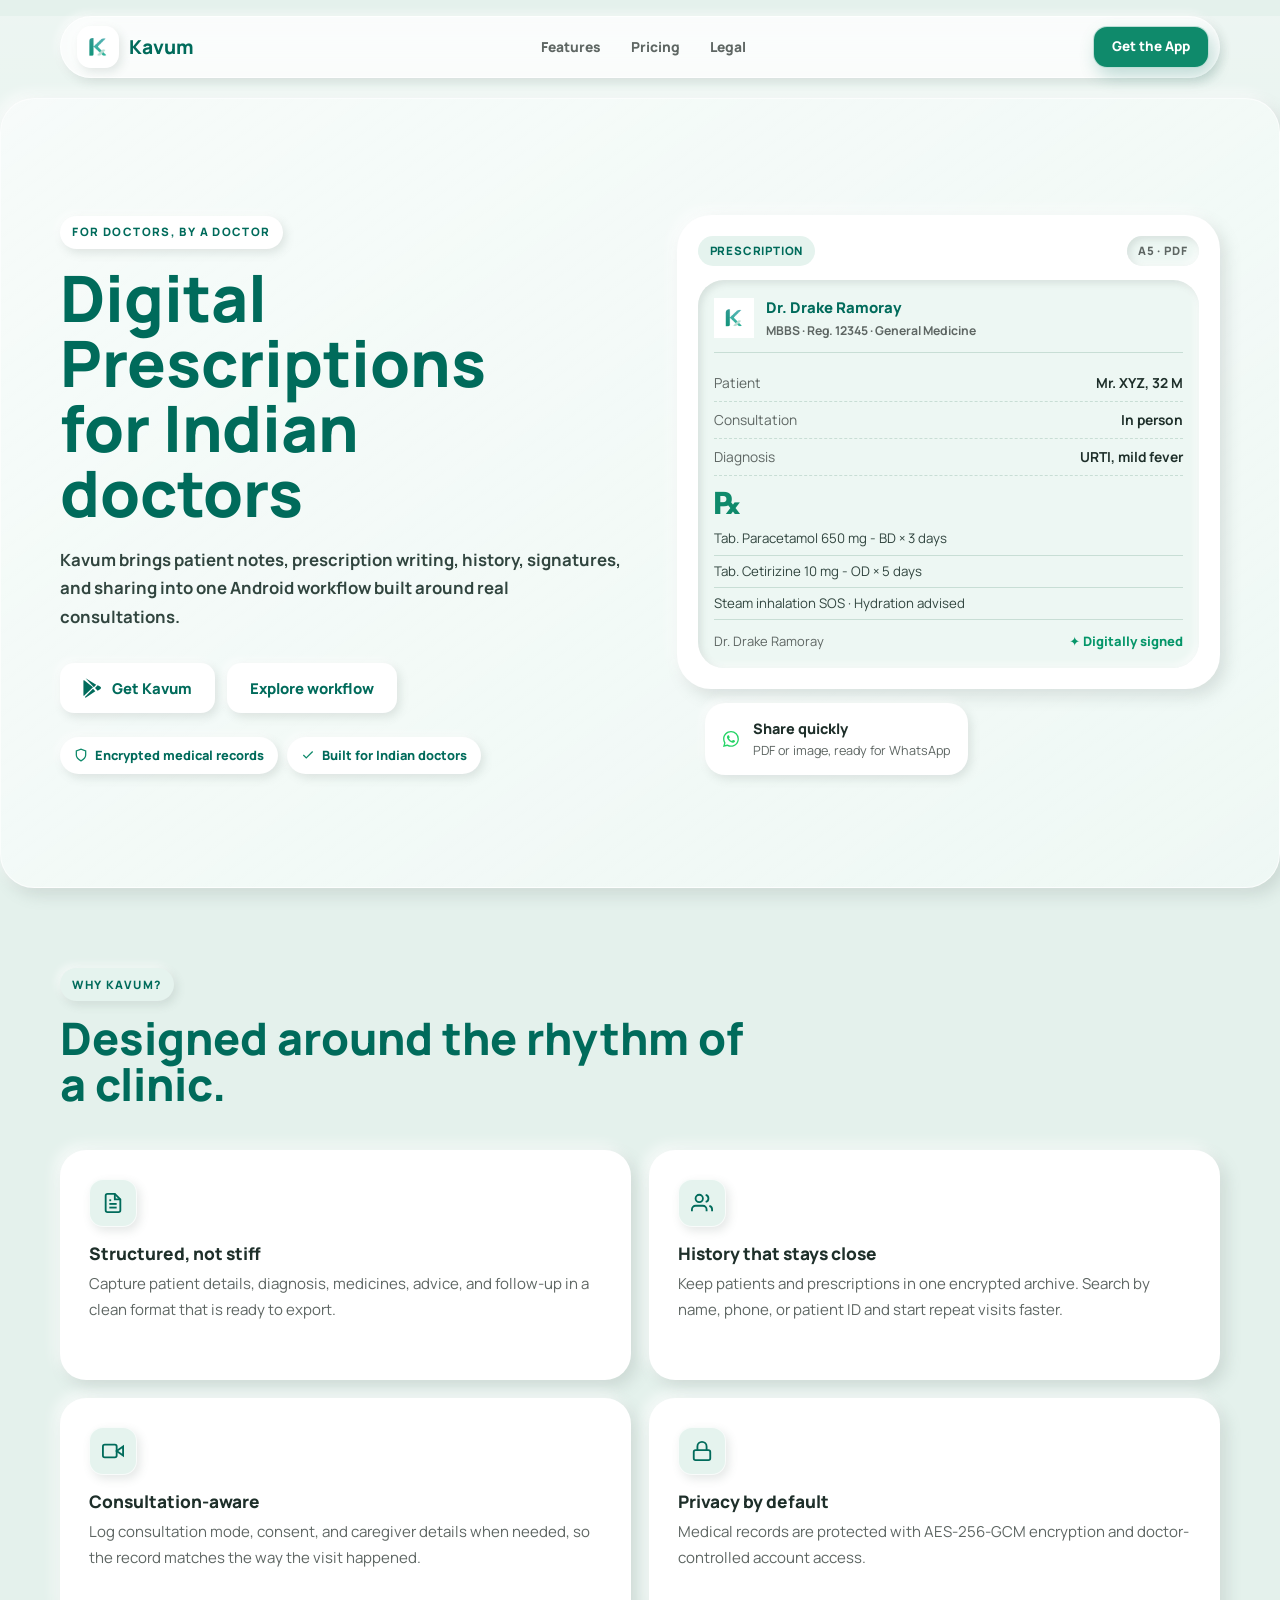
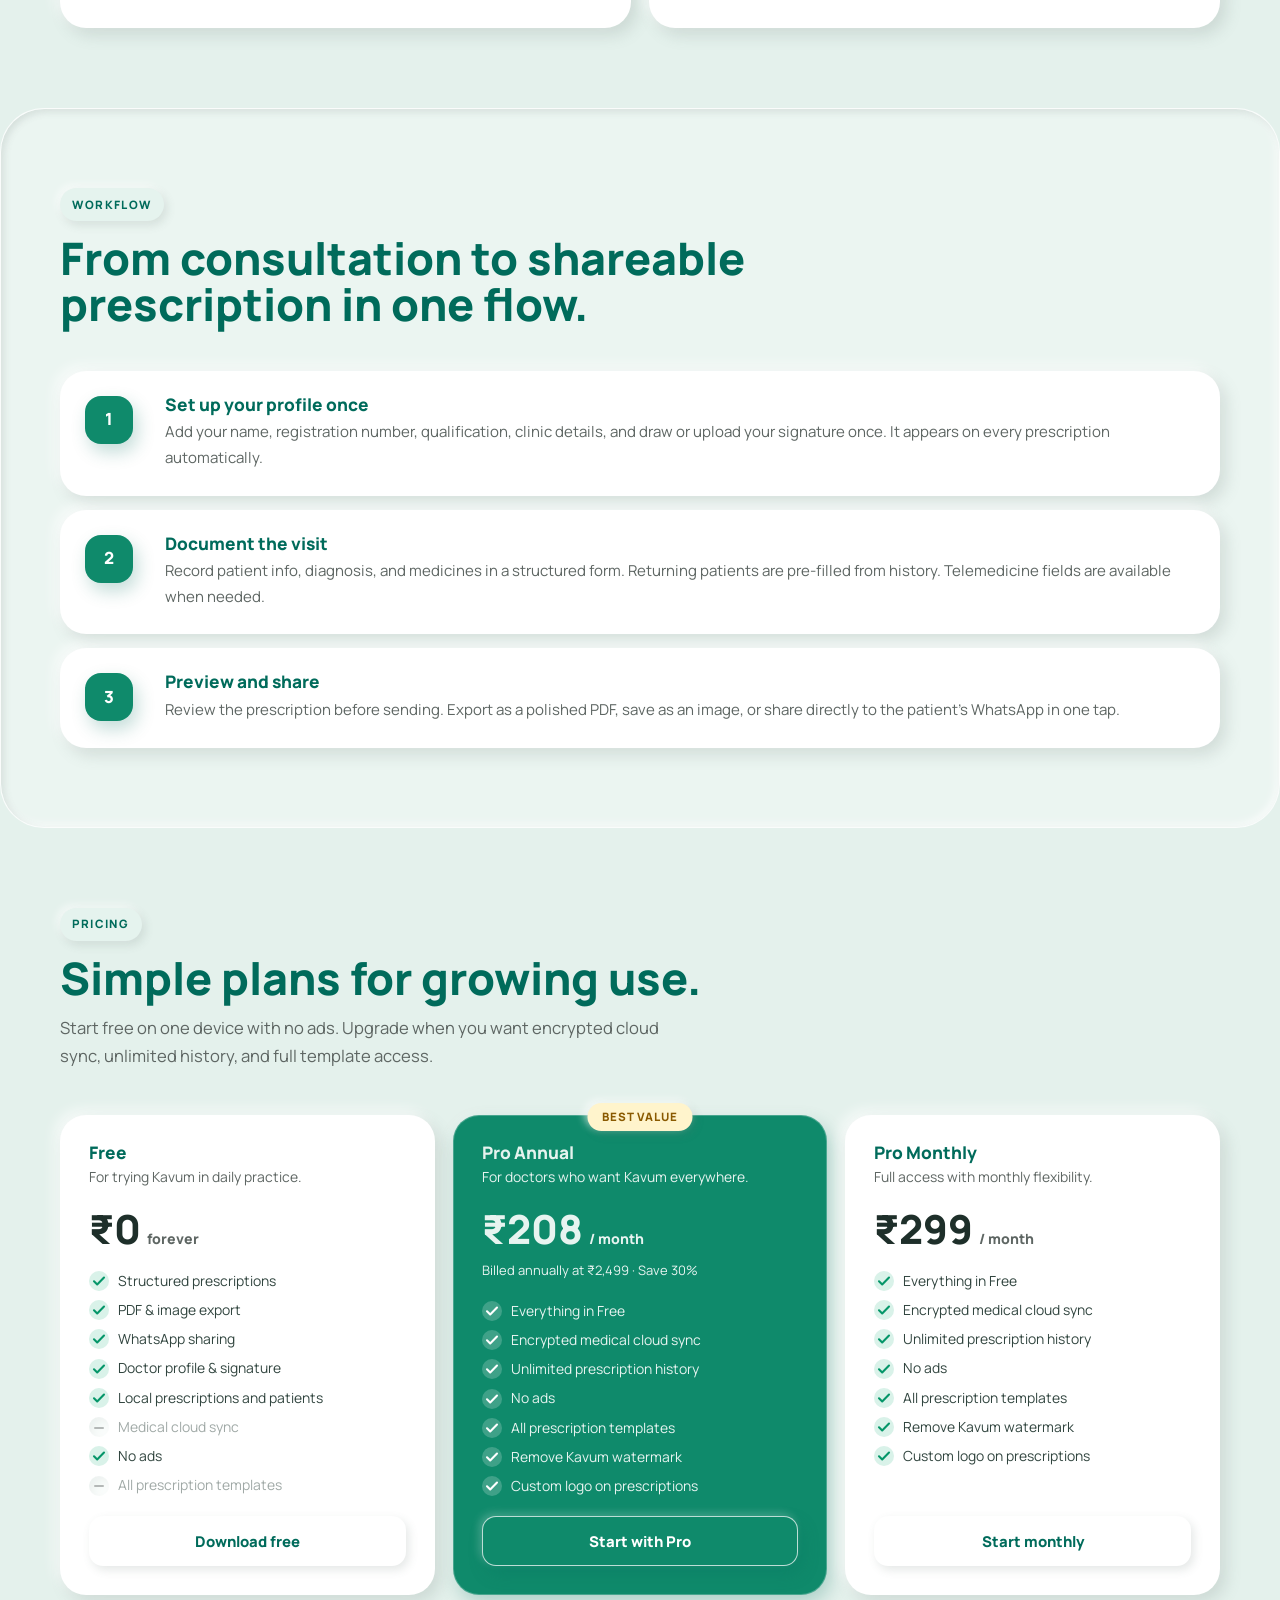
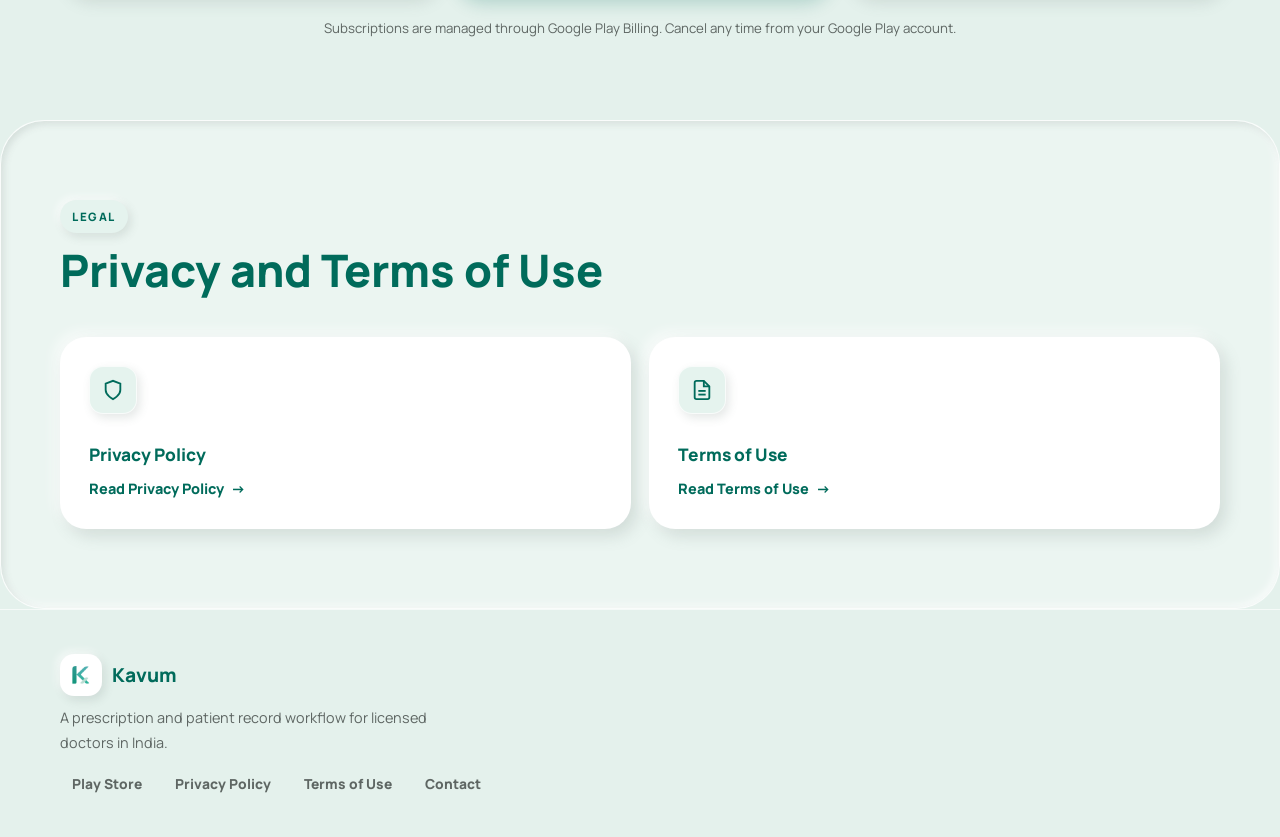
<file: index.html>
<!DOCTYPE html>
<html lang="en-IN">

<head>
  <meta charset="UTF-8">
  <meta name="viewport" content="width=device-width, initial-scale=1.0">
  <title>Kavum | Digital Prescription App for Doctors in India</title>
  <meta name="description"
    content="Kavum is a digital prescription app for doctors in India. Create e-prescriptions, manage encrypted patient records, and share PDFs from Android with no ads.">
  <meta name="robots" content="index, follow, max-image-preview:large, max-snippet:-1, max-video-preview:-1">
  <meta name="author" content="Dr. Kailas Nath K M">
  <meta name="application-name" content="Kavum">
  <meta name="apple-mobile-web-app-title" content="Kavum">
  <meta name="theme-color" content="#e4f1ec">
  <link rel="icon" type="image/png" href="assets/play_store_512.png">
  <link rel="apple-touch-icon" href="assets/play_store_512.png">
  <meta property="og:type" content="website">
  <meta property="og:url" content="https://kavum.in/">
  <meta property="og:site_name" content="Kavum">
  <meta property="og:locale" content="en_IN">
  <meta property="og:title" content="Kavum | Digital Prescription App for Doctors in India">
  <meta property="og:description" content="Create e-prescriptions, manage encrypted patient records, and share PDFs from Android with no ads.">
  <meta property="og:image" content="https://kavum.in/assets/app-art.png">
  <meta property="og:image:secure_url" content="https://kavum.in/assets/app-art.png">
  <meta property="og:image:width" content="1024">
  <meta property="og:image:height" content="1024">
  <meta property="og:image:alt" content="Kavum digital prescription app artwork">
  <meta name="twitter:card" content="summary_large_image">
  <meta name="twitter:title" content="Kavum | Digital Prescription App for Doctors in India">
  <meta name="twitter:description" content="Create e-prescriptions, manage encrypted patient records, and share PDFs from Android with no ads.">
  <meta name="twitter:image" content="https://kavum.in/assets/app-art.png">
  <meta name="twitter:image:alt" content="Kavum digital prescription app artwork">
  <link rel="canonical" href="https://kavum.in/">
  <link rel="alternate" hreflang="en-IN" href="https://kavum.in/">
  <link rel="alternate" hreflang="x-default" href="https://kavum.in/">
  <script type="application/ld+json">
  {
    "@context": "https://schema.org",
    "@graph": [
      {
        "@type": "WebSite",
        "@id": "https://kavum.in/#website",
        "url": "https://kavum.in/",
        "name": "Kavum",
        "description": "Kavum is a digital prescription app for doctors in India.",
        "inLanguage": "en-IN",
        "publisher": {
          "@id": "https://kavum.in/#creator"
        }
      },
      {
        "@type": "Person",
        "@id": "https://kavum.in/#creator",
        "name": "Dr. Kailas Nath K M",
        "url": "https://kavum.in/",
        "email": "mailto:support@kavum.app"
      },
      {
        "@type": "SoftwareApplication",
        "@id": "https://kavum.in/#app",
        "name": "Kavum",
        "alternateName": "Kavum prescription app",
        "description": "Kavum is a prescription and patient records app built for licensed doctors in India. Write structured prescriptions, manage encrypted patient history, and share via WhatsApp or PDF in one tap.",
        "url": "https://kavum.in/",
        "mainEntityOfPage": "https://kavum.in/",
        "applicationCategory": "HealthApplication",
        "applicationSubCategory": "Prescription and patient record software",
        "operatingSystem": "Android",
        "downloadUrl": "https://play.google.com/store/apps/details?id=com.schr_0dinger.presco",
        "installUrl": "https://play.google.com/store/apps/details?id=com.schr_0dinger.presco",
        "image": "https://kavum.in/assets/app-art.png",
        "screenshot": "https://kavum.in/assets/app-art.png",
        "thumbnailUrl": "https://kavum.in/assets/app-art.png",
        "author": {
          "@id": "https://kavum.in/#creator"
        },
        "publisher": {
          "@id": "https://kavum.in/#creator"
        },
        "inLanguage": "en-IN",
        "areaServed": {
          "@type": "Country",
          "name": "India"
        },
        "countriesSupported": [
          "IN"
        ],
        "audience": {
          "@type": "Audience",
          "audienceType": "Licensed doctors in India"
        },
        "isAccessibleForFree": true,
        "offers": [
          {
            "@type": "Offer",
            "name": "Free",
            "price": "0",
            "priceCurrency": "INR"
          },
          {
            "@type": "Offer",
            "name": "Kavum Pro Monthly",
            "price": "299",
            "priceCurrency": "INR",
            "priceSpecification": {
              "@type": "UnitPriceSpecification",
              "price": "299",
              "priceCurrency": "INR",
              "unitCode": "MON"
            }
          },
          {
            "@type": "Offer",
            "name": "Kavum Pro Annual",
            "price": "2499",
            "priceCurrency": "INR",
            "priceSpecification": {
              "@type": "UnitPriceSpecification",
              "price": "2499",
              "priceCurrency": "INR",
              "unitCode": "ANN"
            }
          }
        ],
        "featureList": [
          "Structured digital prescriptions",
          "Encrypted patient records",
          "Telemedicine consultation documentation",
          "WhatsApp prescription sharing",
          "PDF and PNG export",
          "AES-256-GCM end-to-end encryption",
          "No ads in the free tier",
          "Multiple prescription templates",
          "Unlimited prescription history (Pro)"
        ]
      }
    ]
  }
  </script>
  <link rel="preconnect" href="https://fonts.googleapis.com">
  <link rel="preconnect" href="https://fonts.gstatic.com" crossorigin>
  <link href="https://fonts.googleapis.com/css2?family=Manrope:wght@400;500;600;700;800;900&display=swap"
    rel="stylesheet">
  <link rel="stylesheet" href="style.css">
</head>

<body>

  <header class="site-header">
    <a class="brand" href="index.html" aria-label="Kavum home">
      <img class="brand__icon brand__icon--light" src="assets/play_store_512.png" alt="Kavum">
      <span class="brand__name">Kavum</span>
    </a>
    <nav class="site-nav" aria-label="Primary">
      <a href="#features">Features</a>
      <a href="#pricing">Pricing</a>
      <a href="#legal">Legal</a>
    </nav>
    <a class="btn btn--primary btn--sm" href="https://play.google.com/store/apps/details?id=com.schr_0dinger.presco"
      target="_blank" rel="noreferrer">Get the App</a>
  </header>

  <main>

    <!-- ── HERO ────────────────────────────────────────────── -->
    <section class="hero">
      <div class="wrap hero__inner">
        <div class="hero__copy">
          <p class="eyebrow">For doctors, by a doctor</p>
          <h1>Digital Prescriptions for Indian doctors</h1>

          <p class="hero__lede">
            Kavum brings patient notes, prescription writing, history, signatures, and sharing into one Android workflow built around real consultations.
          </p>
          <div class="hero__actions">
            <a class="btn btn--white" href="https://play.google.com/store/apps/details?id=com.schr_0dinger.presco"
              target="_blank" rel="noreferrer">
              <svg width="20" height="20" viewBox="0 0 24 24" fill="currentColor" aria-hidden="true">
                <path
                  d="M3.18 23.76a2 2 0 0 1-.86-.85L12 13l2.83 2.83L3.18 23.76ZM1 2.34A2 2 0 0 0 .5 3.5v17a2 2 0 0 0 .5 1.16L12 11 1 2.34ZM20.49 10.26l-2.89-1.64L14.42 12l3.17 3.17 2.9-1.64A2.02 2.02 0 0 0 20.49 10.26ZM3.18.24 15.83 8.17 13 11 3.18.24Z" />
              </svg>
              Get Kavum
            </a>
            <a class="btn btn--ghost-white" href="#features">Explore workflow</a>
          </div>
          <ul class="trust-pills" aria-label="Trust signals">
            <li>
              <svg width="14" height="14" viewBox="0 0 24 24" fill="none" stroke="currentColor" stroke-width="2.2"
                aria-hidden="true">
                <path d="M12 22s8-4 8-10V5l-8-3-8 3v7c0 6 8 10 8 10z" />
              </svg>
              Encrypted medical records
            </li>
            <!-- <li>
              <svg width="14" height="14" viewBox="0 0 24 24" fill="none" stroke="currentColor" stroke-width="2.2"
                aria-hidden="true">
                <circle cx="12" cy="12" r="10" />
                <path
                  d="M2 12h20M12 2a15.3 15.3 0 0 1 4 10 15.3 15.3 0 0 1-4 10 15.3 15.3 0 0 1-4-10 15.3 15.3 0 0 1 4-10z" />
              </svg>
              India-hosted · Mumbai
            </li> -->
            <li>
              <svg width="14" height="14" viewBox="0 0 24 24" fill="none" stroke="currentColor" stroke-width="2.2"
                aria-hidden="true">
                <polyline points="20 6 9 17 4 12" />
              </svg>
              Built for Indian doctors
            </li>
          </ul>
        </div>

        <div class="hero__visual" aria-hidden="true">
          <div class="rx-card">
            <div class="rx-card__bar">
              <span class="pill pill--accent">PRESCRIPTION</span>
              <span class="pill pill--muted">A5 · PDF</span>
            </div>
            <div class="rx-sheet">
              <div class="rx-sheet__head">
                <img src="assets/play_store_512.png" alt="">
                <div>
                  <strong>Dr. Drake Ramoray</strong>
                  <span>MBBS · Reg. 12345 · General Medicine</span>
                </div>
              </div>
              <div class="rx-sheet__row">
                <span>Patient</span>
                <strong>Mr. XYZ, 32 M</strong>
              </div>
              <div class="rx-sheet__row">
                <span>Consultation</span>
                <strong>In person</strong>
              </div>
              <div class="rx-sheet__row">
                <span>Diagnosis</span>
                <strong>URTI, mild fever</strong>
              </div>
              <div class="rx-symbol">℞</div>
              <ul class="rx-meds">
                <li>Tab. Paracetamol 650 mg - BD × 3 days</li>
                <li>Tab. Cetirizine 10 mg - OD × 5 days</li>
                <li>Steam inhalation SOS · Hydration advised</li>
              </ul>
              <div class="rx-footer">
                <span>Dr. Drake Ramoray</span>
                <span class="rx-sig">✦ Digitally signed</span>
              </div>
            </div>
          </div>
          <div class="hero-badge">
            <svg xmlns="http://www.w3.org/2000/svg" width="16" height="16" fill="currentColor" class="bi bi-whatsapp"
              viewBox="0 0 16 16">
              <path
                d="M13.601 2.326A7.85 7.85 0 0 0 7.994 0C3.627 0 .068 3.558.064 7.926c0 1.399.366 2.76 1.057 3.965L0 16l4.204-1.102a7.9 7.9 0 0 0 3.79.965h.004c4.368 0 7.926-3.558 7.93-7.93A7.9 7.9 0 0 0 13.6 2.326zM7.994 14.521a6.6 6.6 0 0 1-3.356-.92l-.24-.144-2.494.654.666-2.433-.156-.251a6.56 6.56 0 0 1-1.007-3.505c0-3.626 2.957-6.584 6.591-6.584a6.56 6.56 0 0 1 4.66 1.931 6.56 6.56 0 0 1 1.928 4.66c-.004 3.639-2.961 6.592-6.592 6.592m3.615-4.934c-.197-.099-1.17-.578-1.353-.646-.182-.065-.315-.099-.445.099-.133.197-.513.646-.627.775-.114.133-.232.148-.43.05-.197-.1-.836-.308-1.592-.985-.59-.525-.985-1.175-1.103-1.372-.114-.198-.011-.304.088-.403.087-.088.197-.232.296-.346.1-.114.133-.198.198-.33.065-.134.034-.248-.015-.347-.05-.099-.445-1.076-.612-1.47-.16-.389-.323-.335-.445-.34-.114-.007-.247-.007-.38-.007a.73.73 0 0 0-.529.247c-.182.198-.691.677-.691 1.654s.71 1.916.81 2.049c.098.133 1.394 2.132 3.383 2.992.47.205.84.326 1.129.418.475.152.904.129 1.246.08.38-.058 1.171-.48 1.338-.943.164-.464.164-.86.114-.943-.049-.084-.182-.133-.38-.232" />
            </svg>
            <div>
              <strong>Share quickly</strong>
              <span>PDF or image, ready for WhatsApp</span>
            </div>
          </div>
        </div>
      </div>
    </section>

    <!-- ── FEATURES ───────────────────────────────────────── -->
    <section class="section" id="features">
      <div class="wrap">
        <div class="section-head">
          <p class="eyebrow eyebrow--ink">Why Kavum?</p>
          <h2>Designed around the rhythm of a clinic.</h2>
        </div>
        <div class="feature-grid">
          <article class="feature-card">
            <div class="feature-card__icon">
              <svg width="22" height="22" viewBox="0 0 24 24" fill="none" stroke="currentColor" stroke-width="2"
                aria-hidden="true">
                <path d="M14 2H6a2 2 0 0 0-2 2v16a2 2 0 0 0 2 2h12a2 2 0 0 0 2-2V8z" />
                <polyline points="14 2 14 8 20 8" />
                <line x1="16" y1="13" x2="8" y2="13" />
                <line x1="16" y1="17" x2="8" y2="17" />
                <polyline points="10 9 9 9 8 9" />
              </svg>
            </div>
            <h3>Structured, not stiff</h3>
            <p>Capture patient details, diagnosis, medicines, advice, and follow-up in a clean format that is ready to export.</p>
          </article>
          <article class="feature-card">
            <div class="feature-card__icon">
              <svg width="22" height="22" viewBox="0 0 24 24" fill="none" stroke="currentColor" stroke-width="2"
                aria-hidden="true">
                <path d="M17 21v-2a4 4 0 0 0-4-4H5a4 4 0 0 0-4 4v2" />
                <circle cx="9" cy="7" r="4" />
                <path d="M23 21v-2a4 4 0 0 0-3-3.87" />
                <path d="M16 3.13a4 4 0 0 1 0 7.75" />
              </svg>
            </div>
            <h3>History that stays close</h3>
            <p>Keep patients and prescriptions in one encrypted archive. Search by name, phone, or patient ID and start repeat visits faster.</p>
          </article>
          <article class="feature-card">
            <div class="feature-card__icon">
              <svg width="22" height="22" viewBox="0 0 24 24" fill="none" stroke="currentColor" stroke-width="2"
                aria-hidden="true">
                <polygon points="23 7 16 12 23 17 23 7" />
                <rect x="1" y="5" width="15" height="14" rx="2" ry="2" />
              </svg>
            </div>
            <h3>Consultation-aware</h3>
            <p>Log consultation mode, consent, and caregiver details when needed, so the record matches the way the visit happened.</p>
          </article>
          <article class="feature-card">
            <div class="feature-card__icon">
              <svg width="22" height="22" viewBox="0 0 24 24" fill="none" stroke="currentColor" stroke-width="2"
                aria-hidden="true">
                <rect x="3" y="11" width="18" height="11" rx="2" ry="2" />
                <path d="M7 11V7a5 5 0 0 1 10 0v4" />
              </svg>
            </div>
            <h3>Privacy by default</h3>
            <p>Medical records are protected with AES-256-GCM encryption and doctor-controlled account access.</p>
          </article>
        </div>
      </div>
    </section>

    <!-- ── WORKFLOW ───────────────────────────────────────── -->
    <section class="section section--alt">
      <div class="wrap">
        <div class="section-head">
          <p class="eyebrow eyebrow--ink">Workflow</p>
          <h2>From consultation to shareable prescription in one flow.</h2>
        </div>
        <ol class="steps" aria-label="How it works">
          <li class="step">
            <span class="step__num" aria-hidden="true">1</span>
            <div>
              <h3>Set up your profile once</h3>
              <p>Add your name, registration number, qualification, clinic details, and draw or upload your signature
                once. It appears on every prescription automatically.</p>
            </div>
          </li>
          <li class="step">
            <span class="step__num" aria-hidden="true">2</span>
            <div>
              <h3>Document the visit</h3>
              <p>Record patient info, diagnosis, and medicines in a structured form. Returning patients are
                pre-filled from history. Telemedicine fields are available when needed.</p>
            </div>
          </li>
          <li class="step"> 
            <span class="step__num" aria-hidden="true">3</span>
            <div>
              <h3>Preview and share</h3>
              <p>Review the prescription before sending. Export as a polished PDF, save as an image, or share directly
                to the patient's WhatsApp in one tap.</p>
            </div>
          </li>
        </ol>
      </div>
    </section>

    <!-- ── PRICING ────────────────────────────────────────── -->
    <section class="section" id="pricing">
      <div class="wrap">
        <div class="section-head">
          <p class="eyebrow eyebrow--ink">Pricing</p>
          <h2>Simple plans for growing use.</h2>
          <p class="section-head__sub">Start free on one device with no ads. Upgrade when you want encrypted cloud sync, unlimited history, and full template access.</p>
        </div>
        <div class="pricing-grid">
          <article class="pricing-card">
            <div class="pricing-card__head">
              <h3>Free</h3>
              <p>For trying Kavum in daily practice.</p>
            </div>
            <div class="pricing-card__price">
              <span class="price-amount">₹0</span>
              <span class="price-period">forever</span>
            </div>
            <ul class="pricing-card__features">
              <li class="feat feat--yes">Structured prescriptions</li>
              <li class="feat feat--yes">PDF &amp; image export</li>
              <li class="feat feat--yes">WhatsApp sharing</li>
              <li class="feat feat--yes">Doctor profile &amp; signature</li>
              <li class="feat feat--yes">Local prescriptions and patients</li>
              <li class="feat feat--no">Medical cloud sync</li>
              <li class="feat feat--yes">No ads</li>
              <li class="feat feat--no">All prescription templates</li>
            </ul>
            <a class="btn btn--outline btn--full"
              href="https://play.google.com/store/apps/details?id=com.schr_0dinger.presco" target="_blank"
              rel="noreferrer">Download free</a>
          </article>

          <article class="pricing-card pricing-card--pro">
            <div class="pricing-card__badge">Best value</div>
            <div class="pricing-card__head">
              <h3 class="proannual">Pro Annual</h3>
              <p>For doctors who want Kavum everywhere.</p>
            </div>
            <div class="pricing-card__price">
              <span class="price-amount">₹208</span>
              <span class="price-period">/ month</span>
            </div>
            <p class="price-billed">Billed annually at ₹2,499 · Save 30%</p>
            <ul class="pricing-card__features">
              <li class="feat feat--yes">Everything in Free</li>
              <li class="feat feat--yes">Encrypted medical cloud sync</li>
              <li class="feat feat--yes">Unlimited prescription history</li>
              <li class="feat feat--yes">No ads</li>
              <li class="feat feat--yes">All prescription templates</li>
              <li class="feat feat--yes">Remove Kavum watermark</li>
              <li class="feat feat--yes">Custom logo on prescriptions</li>
            </ul>
            <a class="btn btn--primary btn--full"
              href="https://play.google.com/store/apps/details?id=com.schr_0dinger.presco" target="_blank"
              rel="noreferrer">Start with Pro</a>
          </article>

          <article class="pricing-card">
            <div class="pricing-card__head">
              <h3>Pro Monthly</h3>
              <p>Full access with monthly flexibility.</p>
            </div>
            <div class="pricing-card__price">
              <span class="price-amount">₹299</span>
              <span class="price-period">/ month</span>
            </div>
            <ul class="pricing-card__features">
              <li class="feat feat--yes">Everything in Free</li>
              <li class="feat feat--yes">Encrypted medical cloud sync</li>
              <li class="feat feat--yes">Unlimited prescription history</li>
              <li class="feat feat--yes">No ads</li>
              <li class="feat feat--yes">All prescription templates</li>
              <li class="feat feat--yes">Remove Kavum watermark</li>
              <li class="feat feat--yes">Custom logo on prescriptions</li>
            </ul>
            <a class="btn btn--outline btn--full"
              href="https://play.google.com/store/apps/details?id=com.schr_0dinger.presco" target="_blank"
              rel="noreferrer">Start monthly</a>
          </article>
        </div>
        <p class="pricing-note">Subscriptions are managed through Google Play Billing. Cancel any time from your Google
          Play account.</p>
      </div>
    </section>

    <!-- ── LEGAL ──────────────────────────────────────────── -->
    <section class="section section--alt" id="legal">
      <div class="wrap">
        <div class="section-head">
          <p class="eyebrow eyebrow--ink">Legal</p>
          <h2>Privacy and Terms of Use</h2>
        </div>
        <div class="legal-link-grid">
          <article class="legal-link-card">
            <div class="legal-link-card__icon">
              <svg width="22" height="22" viewBox="0 0 24 24" fill="none" stroke="currentColor" stroke-width="2"
                aria-hidden="true">
                <path d="M12 22s8-4 8-10V5l-8-3-8 3v7c0 6 8 10 8 10z" />
              </svg>
            </div>
            <h3>Privacy Policy</h3>
            <a class="text-link" href="privacy.html">Read Privacy Policy</a>
          </article>
          <article class="legal-link-card">
            <div class="legal-link-card__icon">
              <svg width="22" height="22" viewBox="0 0 24 24" fill="none" stroke="currentColor" stroke-width="2"
                aria-hidden="true">
                <path d="M14 2H6a2 2 0 0 0-2 2v16a2 2 0 0 0 2 2h12a2 2 0 0 0 2-2V8z" />
                <polyline points="14 2 14 8 20 8" />
                <line x1="16" y1="13" x2="8" y2="13" />
                <line x1="16" y1="17" x2="8" y2="17" />
              </svg>
            </div>
            <h3>Terms of Use</h3>
            <a class="text-link" href="terms.html">Read Terms of Use</a>
          </article>
        </div>
      </div>
    </section>

  </main>

  <footer class="site-footer">
    <div class="wrap site-footer__inner">
      <div class="site-footer__brand">
        <a class="brand" href="index.html">
          <img class="brand__icon brand__icon--light" src="assets/play_store_512.png" alt="Kavum">
          <span class="brand__name">Kavum</span>
        </a>
        <p>A prescription and patient record workflow for licensed doctors in India.</p>
      </div>
      <nav class="site-footer__links" aria-label="Footer">
        <a href="https://play.google.com/store/apps/details?id=com.schr_0dinger.presco" target="_blank"
          rel="noreferrer">Play Store</a>
        <a href="privacy.html">Privacy Policy</a>
        <a href="terms.html">Terms of Use</a>
        <a href="mailto:support@kavum.app">Contact</a>
      </nav>
    </div>
  </footer>

</body>

</html>
</file>
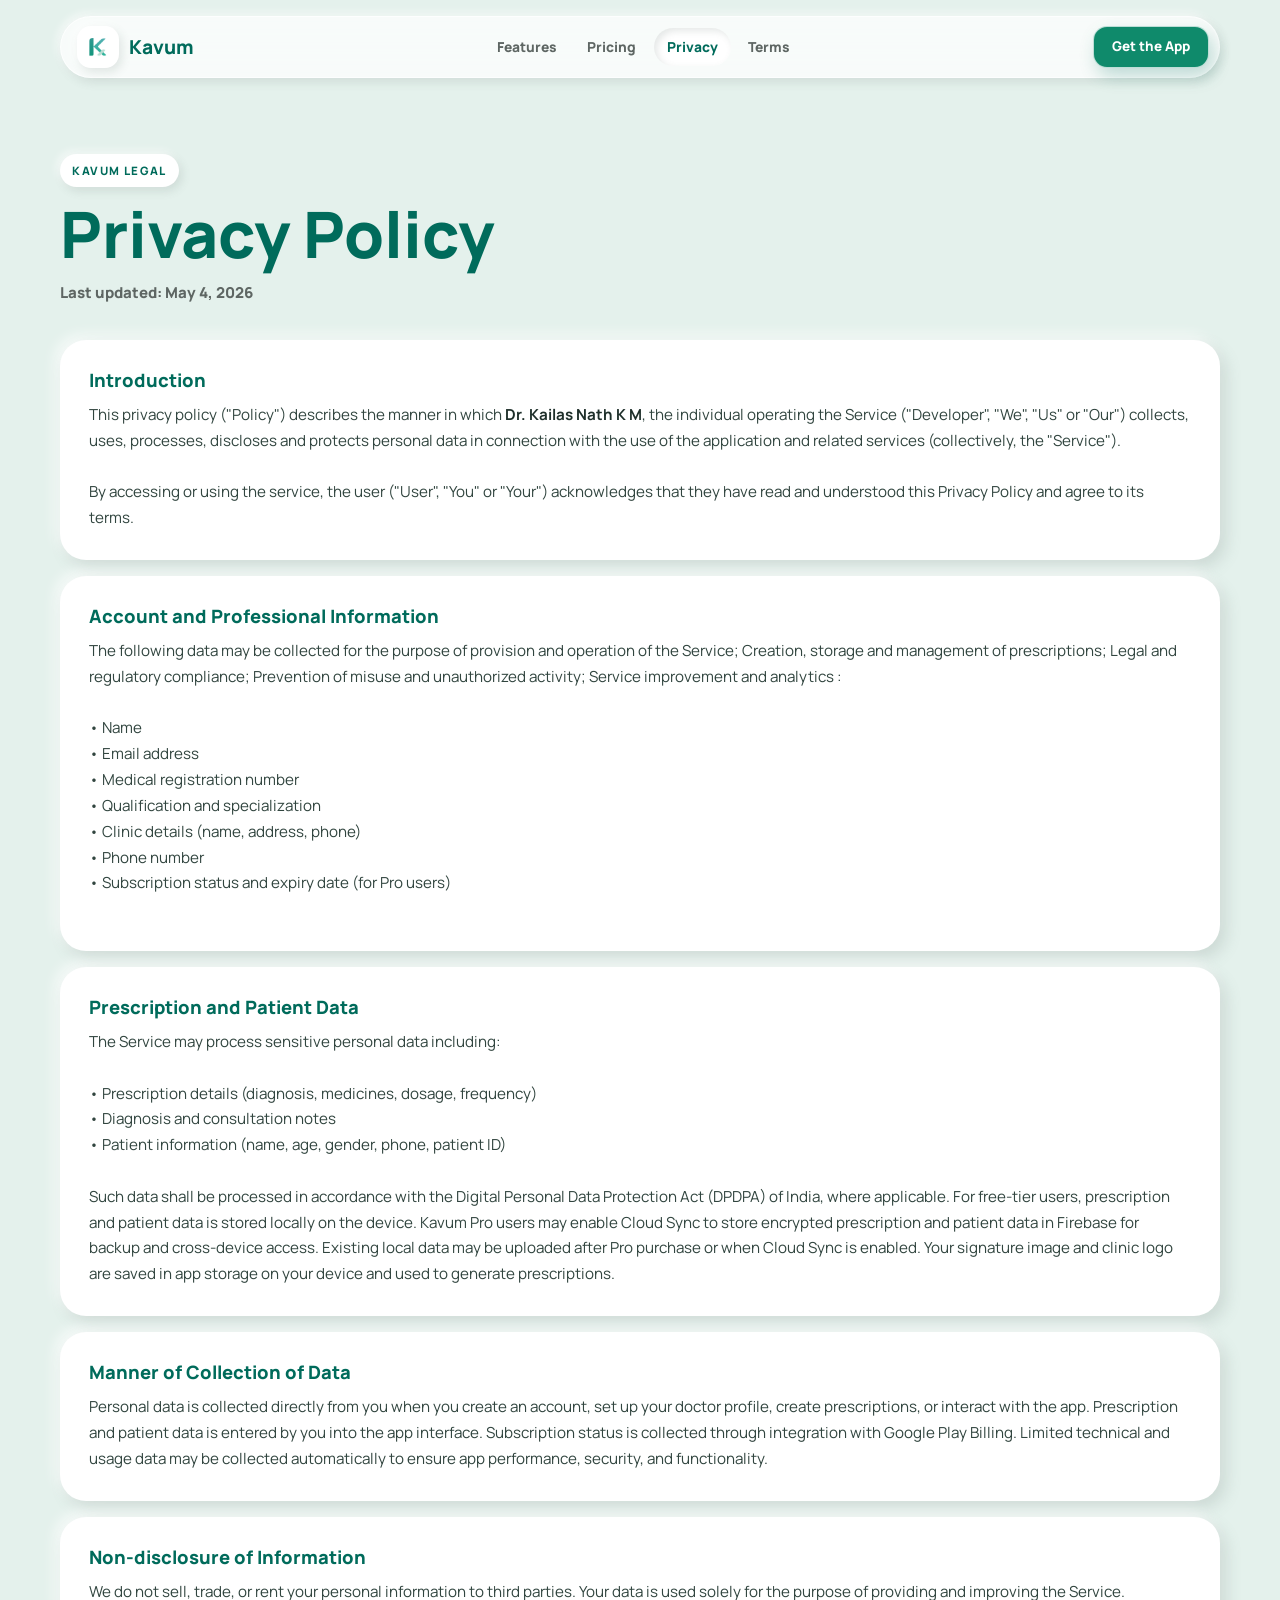
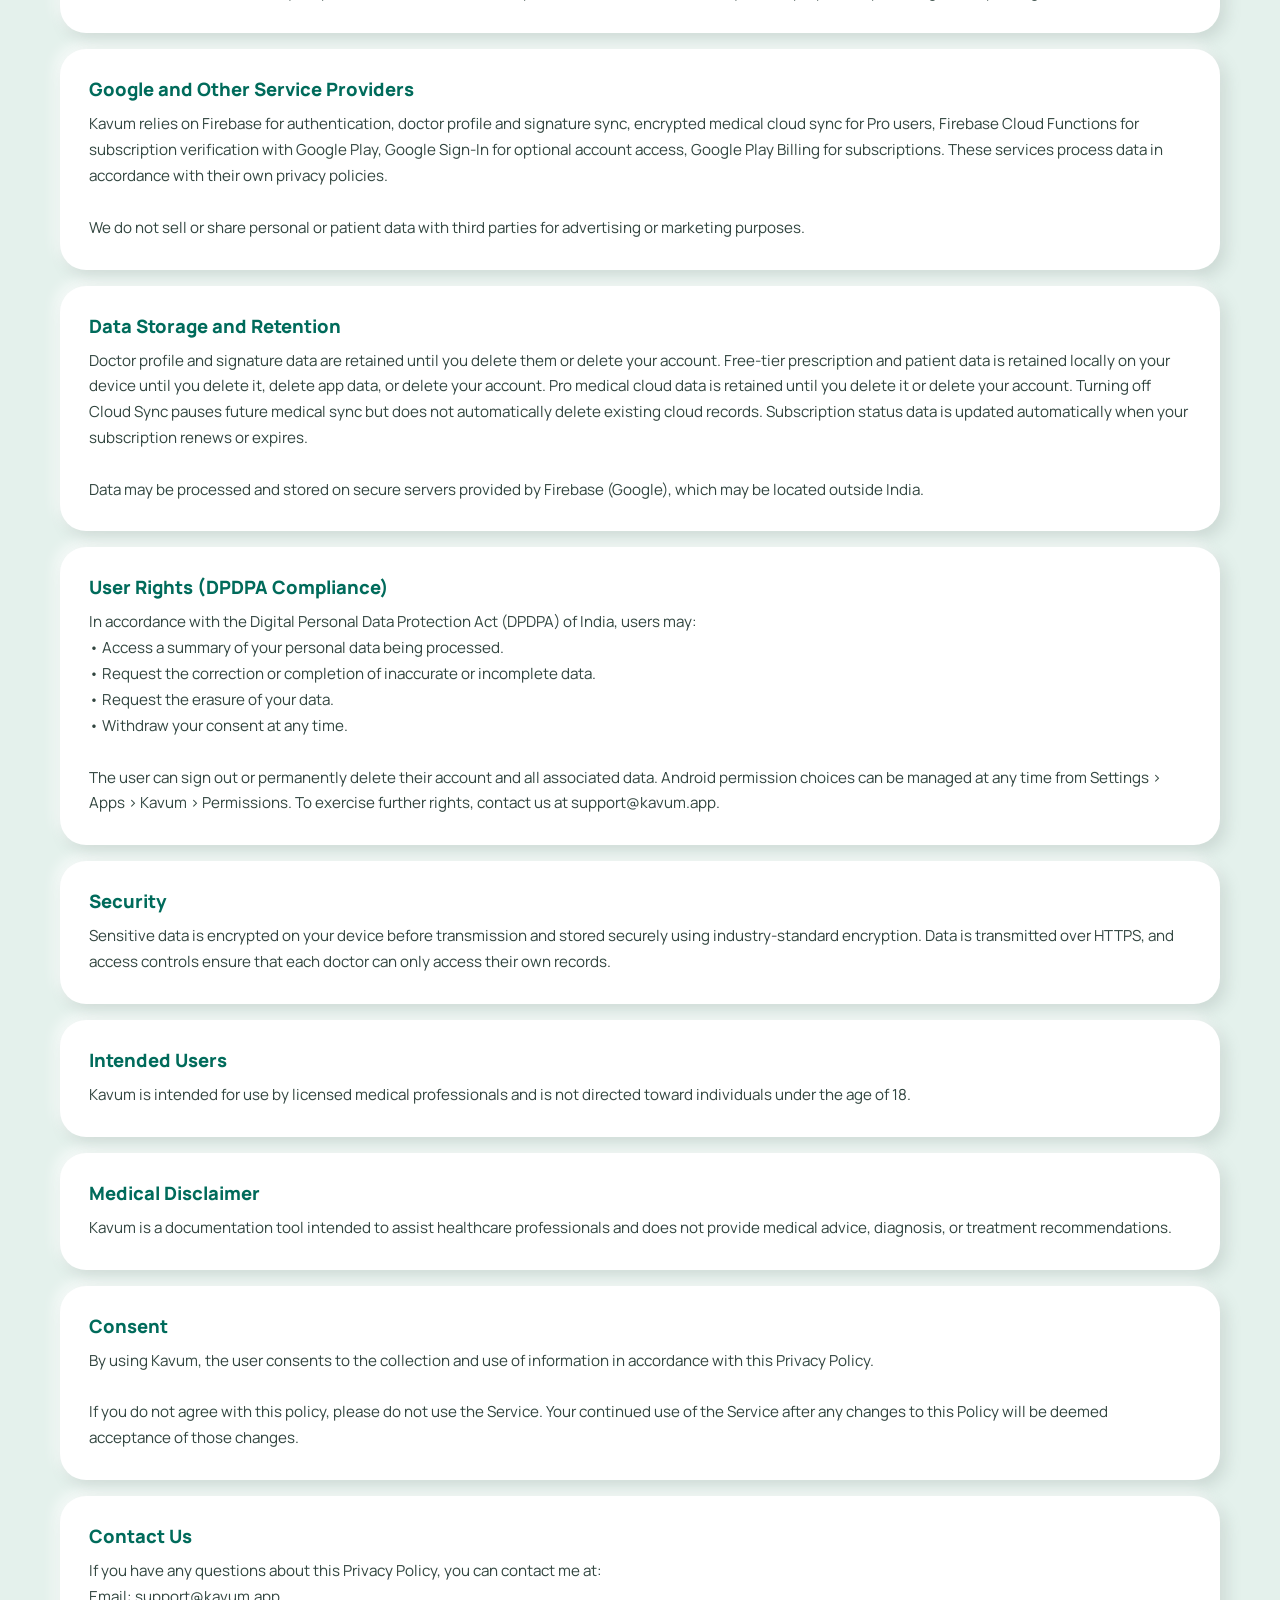
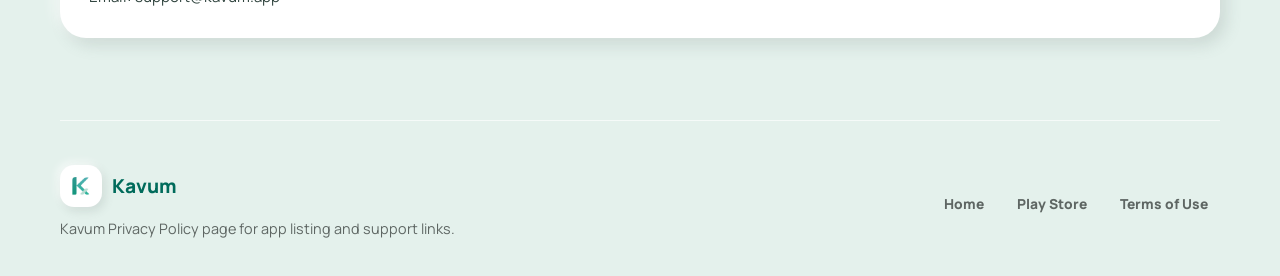
<file: privacy.html>
<!DOCTYPE html>
<html lang="en-IN">

<head>
  <meta charset="UTF-8">
  <meta name="viewport" content="width=device-width, initial-scale=1.0">
  <title>Kavum Privacy Policy | Prescription App for Doctors</title>
  <meta name="description" content="Read the Kavum privacy policy for the digital prescription app built for doctors in India, including patient data handling, security, and service terms.">
  <meta name="robots" content="index, follow, max-image-preview:large, max-snippet:-1, max-video-preview:-1">
  <meta name="author" content="Dr. Kailas Nath K M">
  <meta name="application-name" content="Kavum">
  <meta name="theme-color" content="#e4f1ec">
  <link rel="icon" type="image/png" href="assets/play_store_512.png">
  <link rel="apple-touch-icon" href="assets/play_store_512.png">
  <meta property="og:type" content="website">
  <meta property="og:url" content="https://kavum.in/privacy.html">
  <meta property="og:site_name" content="Kavum">
  <meta property="og:locale" content="en_IN">
  <meta property="og:title" content="Kavum Privacy Policy | Prescription App for Doctors">
  <meta property="og:description" content="Read how Kavum handles patient data, security, and privacy for doctors using the app in India.">
  <meta property="og:image" content="https://kavum.in/assets/app-art.png">
  <meta property="og:image:secure_url" content="https://kavum.in/assets/app-art.png">
  <meta property="og:image:width" content="1024">
  <meta property="og:image:height" content="1024">
  <meta property="og:image:alt" content="Kavum digital prescription app artwork">
  <meta name="twitter:card" content="summary_large_image">
  <meta name="twitter:title" content="Kavum Privacy Policy | Prescription App for Doctors">
  <meta name="twitter:description" content="Read how Kavum handles patient data, security, and privacy for doctors using the app in India.">
  <meta name="twitter:image" content="https://kavum.in/assets/app-art.png">
  <meta name="twitter:image:alt" content="Kavum digital prescription app artwork">
  <link rel="canonical" href="https://kavum.in/privacy.html">
  <link rel="alternate" hreflang="en-IN" href="https://kavum.in/privacy.html">
  <link rel="alternate" hreflang="x-default" href="https://kavum.in/privacy.html">
  <script type="application/ld+json">
  {
    "@context": "https://schema.org",
    "@type": "WebPage",
    "@id": "https://kavum.in/privacy.html#webpage",
    "url": "https://kavum.in/privacy.html",
    "name": "Kavum Privacy Policy",
    "description": "Privacy Policy for Kavum, the digital prescription app for doctors in India.",
    "inLanguage": "en-IN",
    "isPartOf": {
      "@type": "WebSite",
      "@id": "https://kavum.in/#website",
      "url": "https://kavum.in/",
      "name": "Kavum"
    },
    "about": {
      "@type": "SoftwareApplication",
      "@id": "https://kavum.in/#app",
      "name": "Kavum"
    },
    "author": {
      "@type": "Person",
      "name": "Dr. Kailas Nath K M"
    }
  }
  </script>
  <link rel="preconnect" href="https://fonts.googleapis.com">
  <link rel="preconnect" href="https://fonts.gstatic.com" crossorigin>
  <link href="https://fonts.googleapis.com/css2?family=Manrope:wght@400;500;600;700;800;900&display=swap"
    rel="stylesheet">
  <link rel="stylesheet" href="style.css">
</head>

<body class="site-policy">
  <div class="page-shell">
    <header class="site-header">
      <a class="brand" href="index.html" aria-label="Kavum home">
        <img class="brand__icon brand__icon--light" src="assets/play_store_512.png" alt="Kavum">
        <span class="brand__name">Kavum</span>
      </a>
      <nav class="site-nav" aria-label="Primary">
        <a href="index.html#features">Features</a>
        <a href="index.html#pricing">Pricing</a>
        <a href="privacy.html" aria-current="page">Privacy</a>
        <a href="terms.html">Terms</a>
      </nav>
      <a class="btn btn--primary btn--sm" href="https://play.google.com/store/apps/details?id=com.schr_0dinger.presco"
        target="_blank" rel="noreferrer">Get the App</a>
    </header>

    <main class="legal-page">
      <section class="legal-hero">
        <p class="eyebrow">Kavum legal</p>
        <h1>Privacy Policy</h1>
        <p class="legal-updated">Last updated: May 4, 2026</p>
      </section>

      <section class="legal-card-list">
        <article class="legal-card">
          <h2>Introduction</h2>
          <p>This privacy policy ("Policy") describes the manner in which <strong>Dr. Kailas Nath K M</strong>, the
            individual operating the Service ("Developer", "We", "Us" or "Our") collects, uses, processes, discloses and protects personal data in connection
            with the use of the application and related services (collectively, the "Service").</p>
          <br>
          <p>By accessing or using the service, the user ("User", "You" or "Your") acknowledges that they have read and
            understood this Privacy Policy and agree to its terms.</p>
        </article>
        <article class="legal-card">
          <h2>Account and Professional Information</h2>
          <p>The following data may be collected for the purpose of provision and operation of the Service; Creation,
            storage and management of prescriptions; Legal and regulatory compliance; Prevention of misuse and
            unauthorized activity; Service improvement and analytics :</p>
          <p>
            <br>• Name
            <br>• Email address
            <br>• Medical registration number
            <br>• Qualification and specialization
            <br>• Clinic details (name, address, phone)
            <br>• Phone number
            <br>• Subscription status and expiry date (for Pro users)
          </p>
          <br>
        </article>
        <article class="legal-card">
          <h2>Prescription and Patient Data</h2>
          <p>The Service may process sensitive personal data including: </p>
          <p>
            <br>• Prescription details (diagnosis, medicines, dosage, frequency)
            <br>• Diagnosis and consultation notes
            <br>• Patient information (name, age, gender, phone, patient ID)
          </p><br>
          <p>Such data shall be processed in accordance with the Digital Personal Data Protection Act (DPDPA) of India, where applicable. For free-tier users, prescription and patient data is stored locally on the device. Kavum Pro users may enable Cloud Sync to store encrypted prescription and patient data in Firebase for backup and cross-device access. Existing local data may be uploaded after Pro purchase or when Cloud Sync is enabled. Your signature image and clinic logo are saved in app storage on your device and used to generate prescriptions.
          </p>
        </article>

        <article class="legal-card">
          <h2>Manner of Collection of Data</h2>
          <p>
            Personal data is collected directly from you when you create an account, set up your doctor profile, create prescriptions, or interact with the app. Prescription and patient data is entered by you into the app interface. Subscription status is collected through integration with Google Play Billing. Limited technical and usage data may be collected automatically to ensure app performance, security, and functionality.
          </p>
        </article>
        <article class="legal-card">
          <h2>Non-disclosure of Information</h2>
          <p>
            We do not sell, trade, or rent your personal information to third parties. Your data is used solely for the purpose of providing and improving the Service.
          </p>
        </article>

        <article class="legal-card">
          <h2>Google and Other Service Providers</h2>
          <p>
            Kavum relies on Firebase for authentication, doctor profile and signature sync,
            encrypted medical cloud sync for Pro users, Firebase Cloud Functions for subscription verification with Google
            Play, Google Sign-In for optional account access, Google Play Billing for
            subscriptions. These services process data in accordance with their own
            privacy policies.
            <br><br>
            We do not sell or share personal or patient data with third parties for advertising or marketing purposes.
          </p>
        </article>

        <article class="legal-card">
          <h2>Data Storage and Retention</h2>
          <p>
            Doctor profile and signature data are retained until you delete them or
            delete your account. Free-tier prescription and patient data is retained
            locally on your device until you delete it, delete app data, or delete
            your account. Pro medical cloud data is retained until you delete it or
            delete your account. Turning off Cloud Sync pauses future medical
            sync but does not automatically delete existing cloud records.
            Subscription status data is updated automatically when your subscription
            renews or expires.
          </p><br>
          <p>Data may be processed and stored on secure servers provided by Firebase (Google), which may be located outside India.</p>
        </article>

        <article class="legal-card">
          <h2>User Rights (DPDPA Compliance)</h2>
          <p>
            In accordance with the Digital Personal Data Protection Act (DPDPA) of India, users may:
            <br>• Access a summary of your personal data being processed.
            <br>• Request the correction or completion of inaccurate or incomplete data.
            <br>• Request the erasure of your data.
            <br>• Withdraw your consent at any time.
            <br><br>The user can sign out or permanently delete their account and
            all associated data. Android permission choices can be managed at any time
            from Settings > Apps > Kavum > Permissions. To exercise further rights,
            contact us at support@kavum.app.
          </p>
        </article>

        <article class="legal-card">
          <h2>Security</h2>
          <p>
            Sensitive data is encrypted on your device before transmission and stored securely using industry-standard encryption. Data is
            transmitted over HTTPS, and access controls ensure that each doctor can
            only access their own records.
          </p>
        </article>

        <article class="legal-card">
          <h2>Intended Users</h2>
          <p>
            Kavum is intended for use by licensed medical professionals and is not directed toward individuals under the age of 18.
          </p>
        </article>
        <article class="legal-card">
          <h2>Medical Disclaimer</h2>
          <p>
            Kavum is a documentation tool intended to assist healthcare professionals and does not provide medical advice, diagnosis, or treatment recommendations.
          </p>
        </article>

        <article class="legal-card">
          <h2>Consent</h2>
          <p>
            By using Kavum, the user consents to the collection and use of information in
            accordance with this Privacy Policy.
          </p><br>
          <p>
            If you do not agree with this policy, please do not use the Service. Your
            continued use of the Service after any changes to this Policy will be
            deemed acceptance of those changes.
          </p>
        </article>

        <article class="legal-card">
          <h2>Contact Us</h2>
          <p>
            If you have any questions about this Privacy Policy, you can contact me at:
            <br>Email: support@kavum.app
          </p>
        </article>

      </section>
    </main>

    <footer class="site-footer">
      <div>
        <a class="brand brand--footer" href="index.html">
          <img class="brand__icon brand__icon--light" src="assets/play_store_512.png" alt="Kavum">
          <span class="brand__name">Kavum</span>
        </a>
        <p class="site-footer__note">Kavum Privacy Policy page for app listing and support links.</p>
      </div>
      <div class="site-footer__links">
        <a href="index.html">Home</a>
        <a href="https://play.google.com/store/apps/details?id=com.schr_0dinger.presco" target="_blank"
          rel="noreferrer">Play Store</a>
        <a href="terms.html">Terms of Use</a>
      </div>
    </footer>
  </div>
</body>

</html>
</file>
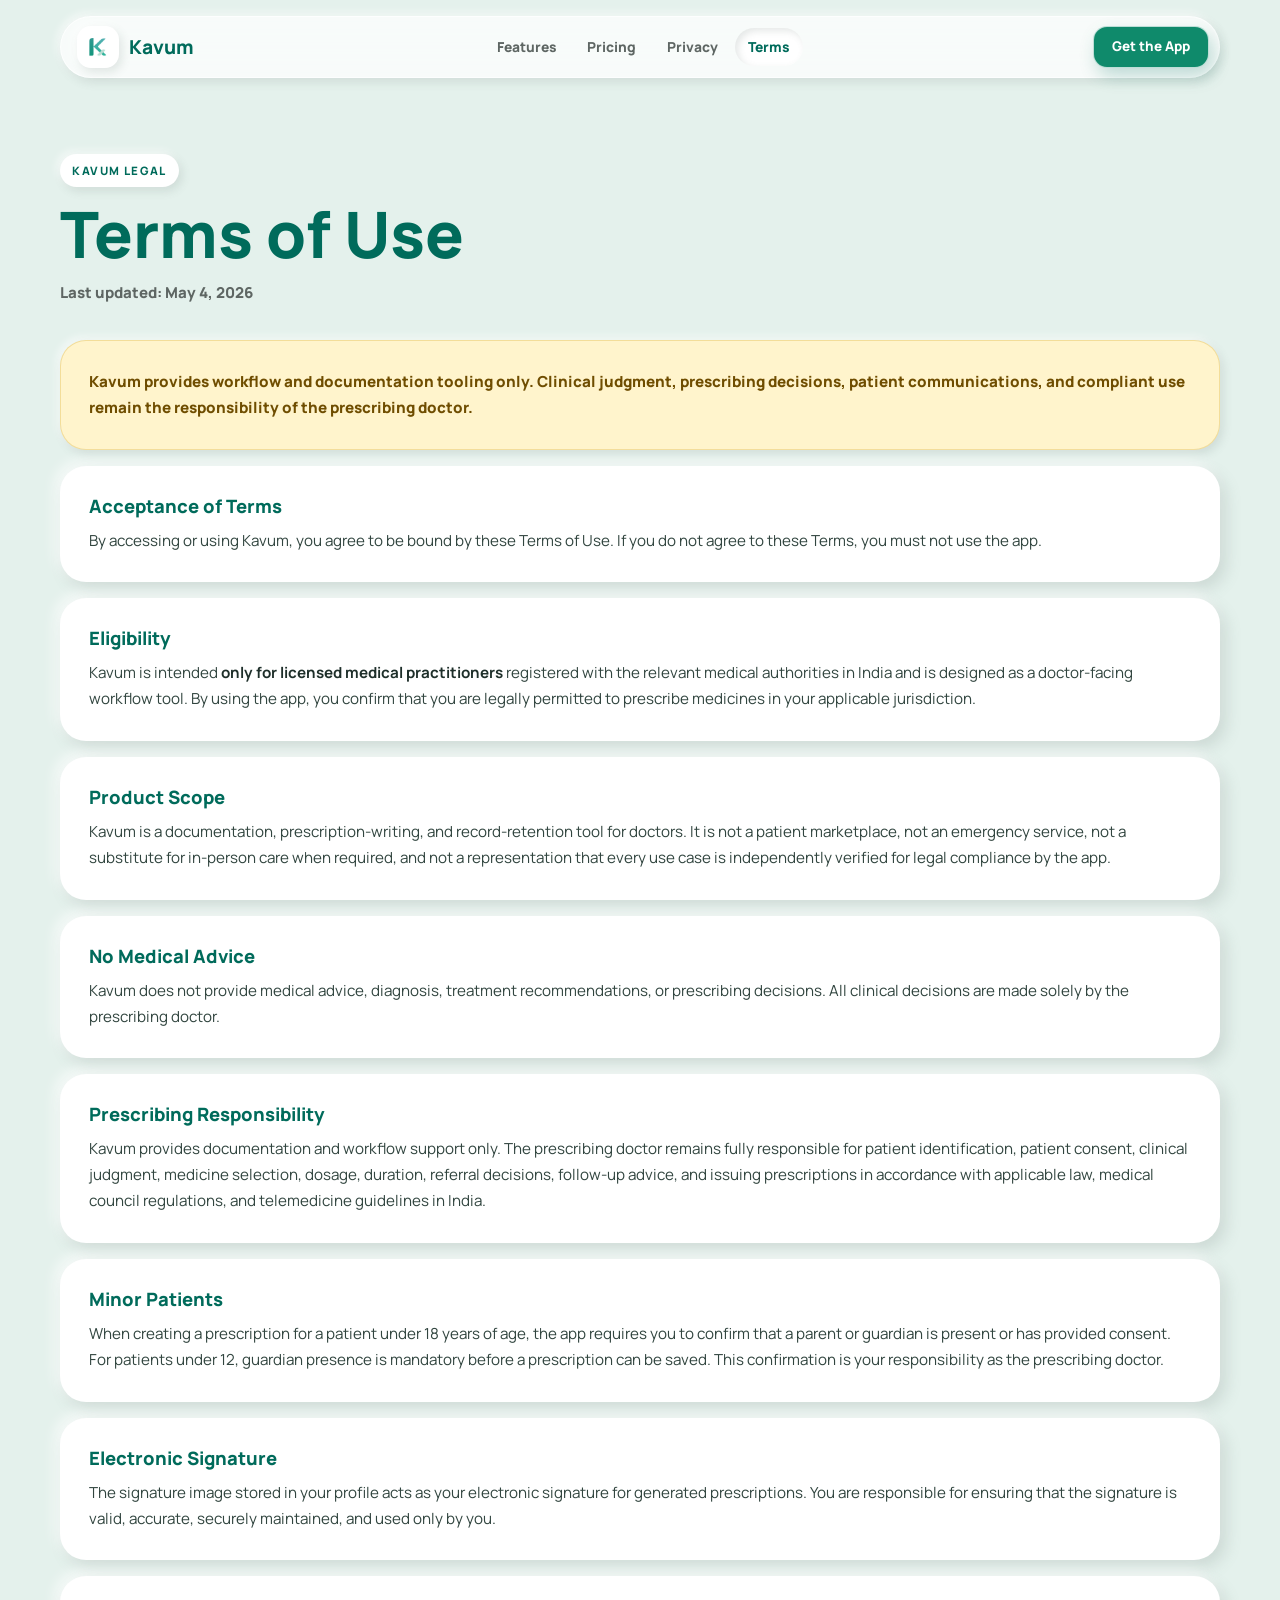
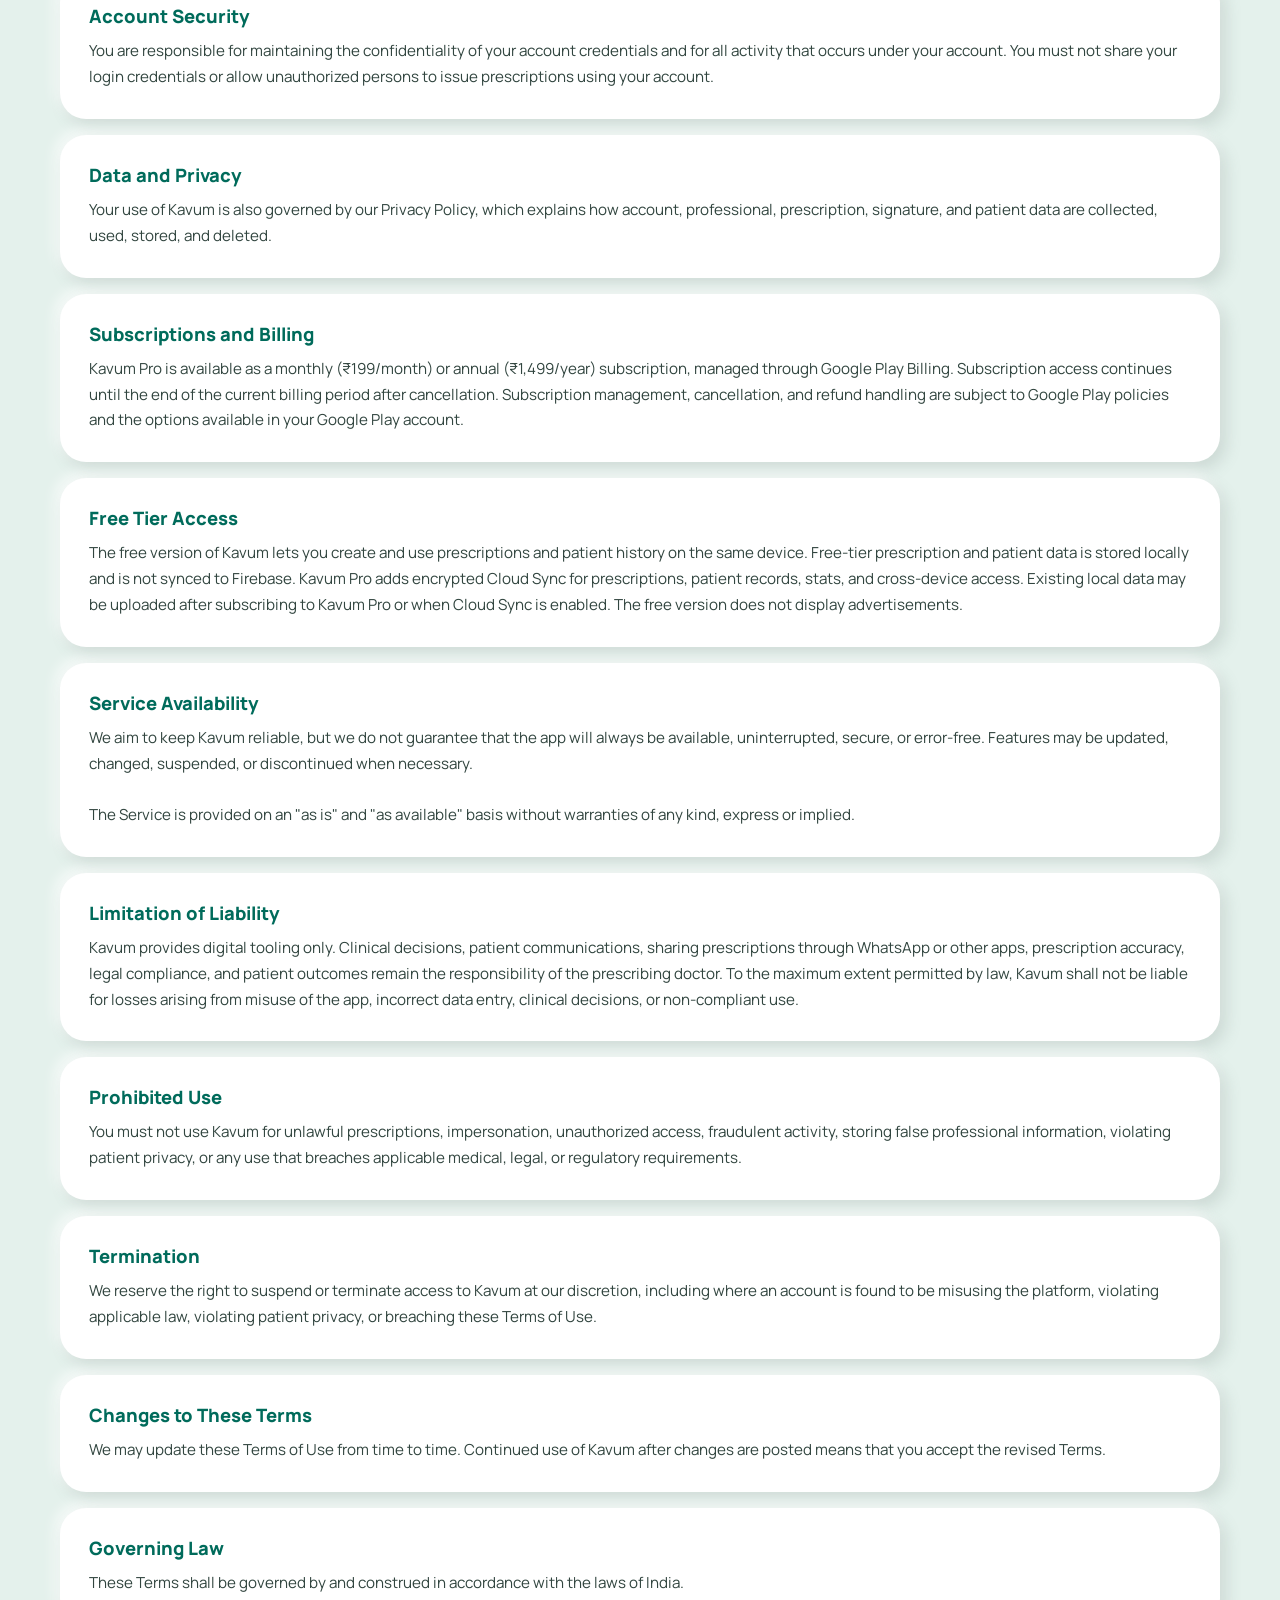
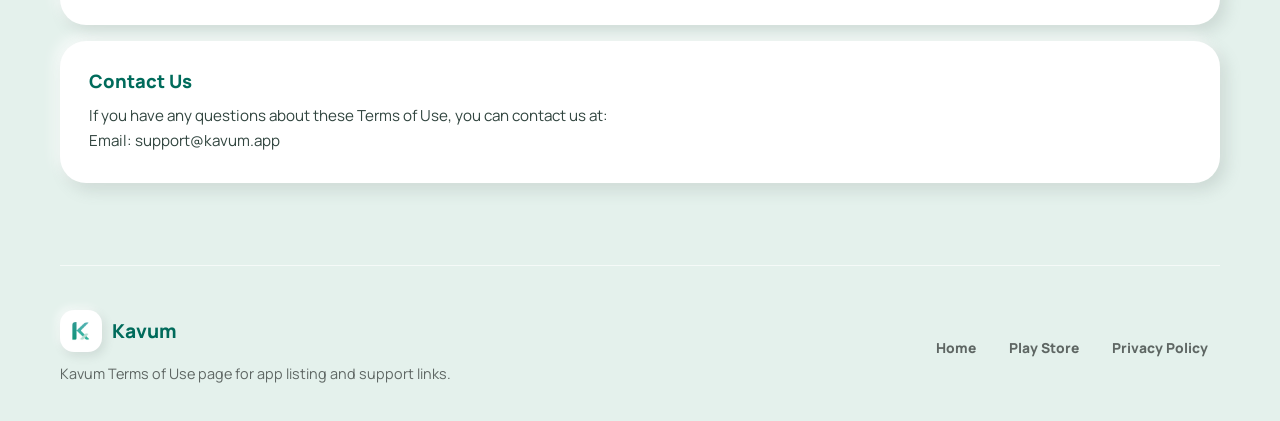
<file: terms.html>
<!DOCTYPE html>
<html lang="en-IN">

<head>
  <meta charset="UTF-8">
  <meta name="viewport" content="width=device-width, initial-scale=1.0">
  <title>Kavum Terms of Use | Prescription App for Doctors</title>
  <meta name="description" content="Read the Kavum terms of use for the digital prescription app built for doctors in India, including eligibility, subscriptions, and acceptable use.">
  <meta name="robots" content="index, follow, max-image-preview:large, max-snippet:-1, max-video-preview:-1">
  <meta name="author" content="Dr. Kailas Nath K M">
  <meta name="application-name" content="Kavum">
  <meta name="theme-color" content="#e4f1ec">
  <link rel="icon" type="image/png" href="assets/play_store_512.png">
  <link rel="apple-touch-icon" href="assets/play_store_512.png">
  <meta property="og:type" content="website">
  <meta property="og:url" content="https://kavum.in/terms.html">
  <meta property="og:site_name" content="Kavum">
  <meta property="og:locale" content="en_IN">
  <meta property="og:title" content="Kavum Terms of Use | Prescription App for Doctors">
  <meta property="og:description" content="Read the Kavum terms covering doctor eligibility, billing, and responsible use of the app in India.">
  <meta property="og:image" content="https://kavum.in/assets/app-art.png">
  <meta property="og:image:secure_url" content="https://kavum.in/assets/app-art.png">
  <meta property="og:image:width" content="1024">
  <meta property="og:image:height" content="1024">
  <meta property="og:image:alt" content="Kavum digital prescription app artwork">
  <meta name="twitter:card" content="summary_large_image">
  <meta name="twitter:title" content="Kavum Terms of Use | Prescription App for Doctors">
  <meta name="twitter:description" content="Read the Kavum terms covering doctor eligibility, billing, and responsible use of the app in India.">
  <meta name="twitter:image" content="https://kavum.in/assets/app-art.png">
  <meta name="twitter:image:alt" content="Kavum digital prescription app artwork">
  <link rel="canonical" href="https://kavum.in/terms.html">
  <link rel="alternate" hreflang="en-IN" href="https://kavum.in/terms.html">
  <link rel="alternate" hreflang="x-default" href="https://kavum.in/terms.html">
  <script type="application/ld+json">
  {
    "@context": "https://schema.org",
    "@type": "WebPage",
    "@id": "https://kavum.in/terms.html#webpage",
    "url": "https://kavum.in/terms.html",
    "name": "Kavum Terms of Use",
    "description": "Terms of Use for Kavum, the digital prescription app for doctors in India.",
    "inLanguage": "en-IN",
    "isPartOf": {
      "@type": "WebSite",
      "@id": "https://kavum.in/#website",
      "url": "https://kavum.in/",
      "name": "Kavum"
    },
    "about": {
      "@type": "SoftwareApplication",
      "@id": "https://kavum.in/#app",
      "name": "Kavum"
    },
    "author": {
      "@type": "Person",
      "name": "Dr. Kailas Nath K M"
    }
  }
  </script>
  <link rel="preconnect" href="https://fonts.googleapis.com">
  <link rel="preconnect" href="https://fonts.gstatic.com" crossorigin>
  <link href="https://fonts.googleapis.com/css2?family=Manrope:wght@400;500;600;700;800;900&display=swap"
    rel="stylesheet">
  <link rel="stylesheet" href="style.css">
</head>

<body class="site-policy">
  <div class="page-shell">
    <header class="site-header">
      <a class="brand" href="index.html" aria-label="Kavum home">
        <img class="brand__icon brand__icon--light" src="assets/play_store_512.png" alt="Kavum">
        <span class="brand__name">Kavum</span>
      </a>
      <nav class="site-nav" aria-label="Primary">
        <a href="index.html#features">Features</a>
        <a href="index.html#pricing">Pricing</a>
        <a href="privacy.html">Privacy</a>
        <a href="terms.html" aria-current="page">Terms</a>
      </nav>
      <a class="btn btn--primary btn--sm" href="https://play.google.com/store/apps/details?id=com.schr_0dinger.presco" target="_blank" rel="noreferrer">Get the App</a>
    </header>

    <main class="legal-page">
      <section class="legal-hero">
        <p class="eyebrow">Kavum legal</p>
        <h1>Terms of Use</h1>
        <p class="legal-updated">Last updated: May 4, 2026</p>
      </section>

      <section class="legal-card legal-card--notice">
        <p>
          Kavum provides workflow and documentation tooling only. Clinical
          judgment, prescribing decisions, patient communications, and compliant
          use remain the responsibility of the prescribing doctor.
        </p>
      </section>

      <section class="legal-card-list">
        <article class="legal-card">
          <h2>Acceptance of Terms</h2>
          <p>
            By accessing or using Kavum, you agree to be bound by these Terms
            of Use. If you do not agree to these Terms, you must not use the app.
          </p>
        </article>

        <article class="legal-card">
          <h2>Eligibility</h2>
          <p>
            Kavum is intended <strong>only for licensed medical practitioners</strong>
            registered with the relevant medical authorities in India and is
            designed as a doctor-facing workflow tool. By using the app, you
            confirm that you are legally permitted to prescribe medicines in
            your applicable jurisdiction.
          </p>
        </article>

        <article class="legal-card">
          <h2>Product Scope</h2>
          <p>
            Kavum is a documentation, prescription-writing, and
            record-retention tool for doctors. It is not a patient marketplace,
            not an emergency service, not a substitute for in-person care when
            required, and not a representation that every use case is
            independently verified for legal compliance by the app.
          </p>
        </article>

        <article class="legal-card">
          <h2>No Medical Advice</h2>
          <p>
            Kavum does not provide medical advice, diagnosis, treatment
            recommendations, or prescribing decisions. All clinical decisions are
            made solely by the prescribing doctor.
          </p>
        </article>

        <article class="legal-card">
          <h2>Prescribing Responsibility</h2>
          <p>
            Kavum provides documentation and workflow support only. The
            prescribing doctor remains fully responsible for patient
            identification, patient consent, clinical judgment, medicine
            selection, dosage, duration, referral decisions, follow-up advice,
            and issuing prescriptions in accordance with applicable law,
            medical council regulations, and telemedicine guidelines in India.
          </p>
        </article>

        <article class="legal-card">
          <h2>Minor Patients</h2>
          <p>
            When creating a prescription for a patient under 18 years of age,
            the app requires you to confirm that a parent or guardian is present
            or has provided consent. For patients under 12, guardian presence is
            mandatory before a prescription can be saved. This confirmation is
            your responsibility as the prescribing doctor.
          </p>
        </article>

        <article class="legal-card">
          <h2>Electronic Signature</h2>
          <p>
            The signature image stored in your profile acts as your electronic
            signature for generated prescriptions. You are responsible for
            ensuring that the signature is valid, accurate, securely maintained,
            and used only by you.
          </p>
        </article>

        <article class="legal-card">
          <h2>Account Security</h2>
          <p>
            You are responsible for maintaining the confidentiality of your
            account credentials and for all activity that occurs under your
            account. You must not share your login credentials or allow
            unauthorized persons to issue prescriptions using your account.
          </p>
        </article>

        <article class="legal-card">
          <h2>Data and Privacy</h2>
          <p>
            Your use of Kavum is also governed by our Privacy Policy, which
            explains how account, professional, prescription, signature, and
            patient data are collected, used, stored, and deleted.
          </p>
        </article>

        <article class="legal-card">
          <h2>Subscriptions and Billing</h2>
          <p>
            Kavum Pro is available as a monthly (₹199/month) or annual
            (₹1,499/year) subscription, managed through Google Play Billing.
            Subscription access continues until the end of the current billing
            period after cancellation. Subscription management, cancellation,
            and refund handling are subject to Google Play policies and the
            options available in your Google Play account.
          </p>
        </article>

        <article class="legal-card">
          <h2>Free Tier Access</h2>
          <p>
            The free version of Kavum lets you create and use prescriptions and
            patient history on the same device. Free-tier prescription and
            patient data is stored locally and is not synced to Firebase. Kavum
            Pro adds encrypted Cloud Sync for prescriptions, patient
            records, stats, and cross-device access. Existing local data may be
            uploaded after subscribing to Kavum Pro or when Cloud Sync is
            enabled. The free version does not display advertisements.
          </p>
        </article>

        <article class="legal-card">
          <h2>Service Availability</h2>
          <p>
            We aim to keep Kavum reliable, but we do not guarantee that the
            app will always be available, uninterrupted, secure, or error-free.
            Features may be updated, changed, suspended, or discontinued when
            necessary.
          </p><br>
          <p>The Service is provided on an "as is" and "as available" basis without warranties of any kind, express or implied.</p>  
        </article>

        <article class="legal-card">
          <h2>Limitation of Liability</h2>
          <p>
            Kavum provides digital tooling only. Clinical decisions, patient
            communications, sharing prescriptions through WhatsApp or other apps,
            prescription accuracy, legal compliance, and patient outcomes remain
            the responsibility of the prescribing doctor. To the maximum extent
            permitted by law, Kavum shall not be liable for losses arising
            from misuse of the app, incorrect data entry, clinical decisions, or
            non-compliant use.
          </p>
        </article>

        <article class="legal-card">
          <h2>Prohibited Use</h2>
          <p>
            You must not use Kavum for unlawful prescriptions, impersonation,
            unauthorized access, fraudulent activity, storing false professional
            information, violating patient privacy, or any use that breaches
            applicable medical, legal, or regulatory requirements.
          </p>
        </article>

        <article class="legal-card">
          <h2>Termination</h2>
          <p>
            We reserve the right to suspend or terminate access to Kavum at
            our discretion, including where an account is found to be misusing
            the platform, violating applicable law, violating patient privacy, or
            breaching these Terms of Use.
          </p>
        </article>

        <article class="legal-card">
          <h2>Changes to These Terms</h2>
          <p>
            We may update these Terms of Use from time to time. Continued use of
            Kavum after changes are posted means that you accept the revised
            Terms.
          </p>
        </article>

        <article class="legal-card">
          <h2>Governing Law</h2>
          <p>
            These Terms shall be governed by and construed in accordance with
            the laws of India.
          </p>
        </article>

        <article class="legal-card">
          <h2>Contact Us</h2>
          <p>
            If you have any questions about these Terms of Use, you can contact
            us at:
            <br>Email: support@kavum.app
          </p>
        </article>
      </section>
    </main>

    <footer class="site-footer">
      <div>
        <a class="brand brand--footer" href="index.html">
          <img class="brand__icon brand__icon--light" src="assets/play_store_512.png" alt="Kavum">
          <span class="brand__name">Kavum</span>
        </a>
        <p class="site-footer__note">Kavum Terms of Use page for app listing and support links.</p>
      </div>
      <div class="site-footer__links">
        <a href="index.html">Home</a>
        <a href="https://play.google.com/store/apps/details?id=com.schr_0dinger.presco" target="_blank" rel="noreferrer">Play Store</a>
        <a href="privacy.html">Privacy Policy</a>
      </div>
    </footer>
  </div>
</body>

</html>
</file>
<file: style.css>
/* ============================================================
   KAVUM - green neumorphic theme
   ============================================================ */
:root {
  --bg: #e4f1ec;
  --bg-alt: #ecf7f3;
  --surface: #ffffff;
  --surface-soft: #f3faf7;
  --surface-inset: #edf7f3;

  --ink: #1e2f2a;
  --ink-2: #31453f;
  --ink-muted: #5e6663;

  --primary: #0f8a6b;
  --primary-dk: #006b5b;
  --primary-lt: #2eb39a;
  --emerald: #15967d;
  --primary-bg: #e5f3ee;
  --secondary-bg: #ddf1ec;

  --success: #059669;
  --success-bg: #d9f2e9;
  --warning: #d4a017;
  --warning-bg: #fff4cc;
  --danger: #b42318;

  --border: #c8ded5;
  --border-soft: rgba(255, 255, 255, 0.72);

  --header-bg: rgba(255, 255, 255, 0.72);
  --glass-bg: rgba(255, 255, 255, 0.74);

  --shadow-neo: 6px 7px 16px rgba(96, 113, 107, 0.18),
    -5px -5px 14px rgba(255, 255, 255, 0.72);
  --shadow-soft: 3px 4px 10px rgba(96, 113, 107, 0.16),
    -3px -3px 8px rgba(255, 255, 255, 0.66);
  --shadow-inset: inset 3px 3px 7px rgba(96, 113, 107, 0.16),
    inset -3px -3px 7px rgba(255, 255, 255, 0.68);
  --shadow-action: 4px 8px 18px rgba(0, 107, 91, 0.24),
    -3px -3px 8px rgba(255, 255, 255, 0.22);

  --radius-xl: 34px;
  --radius-lg: 26px;
  --radius-md: 20px;
  --radius-sm: 14px;
  --radius-pill: 999px;

  --font-display: "Manrope", system-ui, sans-serif;
  --font-body: "Manrope", system-ui, sans-serif;
  --ease: cubic-bezier(.4, 0, .2, 1);
}

*, *::before, *::after { box-sizing: border-box; margin: 0; padding: 0; }

html {
  scroll-behavior: smooth;
  -webkit-text-size-adjust: 100%;
  background: var(--bg);
}

body {
  min-width: 0;
  font-family: var(--font-body);
  font-size: 1rem;
  line-height: 1.6;
  color: var(--ink);
  background:
    linear-gradient(180deg, rgba(255, 255, 255, 0.32), rgba(255, 255, 255, 0) 420px),
    var(--bg);
  -webkit-font-smoothing: antialiased;
}

img { display: block; max-width: 100%; }
a { color: inherit; text-decoration: none; }
ol, ul { list-style: none; }

.wrap,
.page-shell {
  width: min(1160px, 100% - 40px);
  margin-inline: auto;
}

h1, h2, h3 {
  font-family: var(--font-display);
  line-height: 1.02;
  letter-spacing: 0;
  color: var(--ink);
}

h1 {
  font-size: clamp(2.55rem, 5vw, 4.8rem);
  font-weight: 900;
}

h2 {
  font-size: clamp(2rem, 3.5vw, 3.2rem);
  font-weight: 900;
}

h3 {
  font-size: 1.08rem;
  font-weight: 900;
}

p {
  color: var(--ink-muted);
  line-height: 1.7;
}

strong { color: var(--ink); }

.eyebrow {
  width: fit-content;
  padding: .42rem .78rem;
  border-radius: var(--radius-pill);
  background: var(--surface);
  color: var(--primary-dk);
  box-shadow: var(--shadow-soft);
  font-size: .72rem;
  font-weight: 900;
  letter-spacing: .12em;
  text-transform: uppercase;
}

.eyebrow--ink {
  background: var(--primary-bg);
  color: var(--primary-dk);
}

.proannual {
  color: var(--primary-bg) !important;
}

.btn {
  display: inline-flex;
  min-height: 50px;
  align-items: center;
  justify-content: center;
  gap: 9px;
  padding: 0 22px;
  border: 1px solid var(--border-soft);
  border-radius: var(--radius-sm);
  font: inherit;
  font-size: .93rem;
  font-weight: 900;
  line-height: 1;
  cursor: pointer;
  transition: transform 160ms var(--ease), box-shadow 160ms var(--ease), background 160ms var(--ease), color 160ms var(--ease);
  white-space: nowrap;
}

.btn:hover { transform: translateY(-1px); }
.btn:active {
  transform: translateY(1px);
  box-shadow: var(--shadow-inset);
}

.btn--primary {
  background: var(--primary);
  color: #fff;
  box-shadow: var(--shadow-action);
}

.btn--primary:hover { background: var(--primary-dk); }

.btn--white,
.btn--outline,
.btn--ghost-white {
  background: var(--surface);
  color: var(--primary-dk);
  box-shadow: var(--shadow-soft);
}

.btn--white:hover,
.btn--outline:hover,
.btn--ghost-white:hover {
  background: var(--surface-soft);
  color: var(--primary-dk);
}

.btn--sm {
  min-height: 42px;
  padding-inline: 18px;
  font-size: .84rem;
}

.btn--full { width: 100%; }

/* ============================================================
   Header
   ============================================================ */
.site-header {
  position: sticky;
  top: 16px;
  z-index: 100;
  width: min(1160px, 100% - 40px);
  margin: 16px auto 0;
  padding: 9px 10px 9px 16px;
  display: flex;
  align-items: center;
  gap: 12px;
  border: 1px solid var(--border-soft);
  border-radius: var(--radius-pill);
  background: var(--header-bg);
  backdrop-filter: blur(20px);
  -webkit-backdrop-filter: blur(20px);
  box-shadow: var(--shadow-soft);
}

.page-shell .site-header {
  width: 100%;
  margin-left: 0;
  margin-right: 0;
}

.brand {
  display: inline-flex;
  min-width: 0;
  align-items: center;
  gap: 10px;
  flex-shrink: 0;
}

.brand__icon {
  width: 42px;
  height: 42px;
  border-radius: 14px;
  background: var(--surface);
  box-shadow: var(--shadow-soft);
  object-fit: cover;
}

.brand__icon--dark { display: none; }
.brand__icon--light { display: block; }

.brand__name {
  color: var(--primary-dk);
  font-size: 1.2rem;
  font-weight: 900;
  letter-spacing: 0;
}

.site-nav {
  display: flex;
  min-width: 0;
  justify-content: center;
  gap: 4px;
  flex: 1;
}

.site-nav a {
  padding: .52rem .82rem;
  border-radius: var(--radius-pill);
  color: var(--ink-muted);
  font-size: .86rem;
  font-weight: 800;
  transition: background 140ms var(--ease), color 140ms var(--ease), box-shadow 140ms var(--ease);
}

.site-nav a:hover,
.site-nav a[aria-current="page"] {
  background: var(--surface);
  color: var(--primary-dk);
  box-shadow: var(--shadow-inset);
}

/* ============================================================
   Hero
   ============================================================ */
.hero {
  position: relative;
  overflow: hidden;
  margin-top: 20px;
  border: 1px solid var(--border-soft);
  border-radius: var(--radius-xl);
  background:
    linear-gradient(145deg, rgba(255, 255, 255, 0.56), rgba(255, 255, 255, 0.16)),
    var(--bg-alt);
  box-shadow: var(--shadow-neo);
}

.hero__inner {
  min-height: calc(100vh - 112px);
  max-height: 820px;
  padding: 58px 0 54px;
  display: grid;
  grid-template-columns: minmax(0, 1.02fr) minmax(360px, .98fr);
  gap: 52px;
  align-items: center;
}

.hero__copy h1 {
  max-width: 12ch;
  margin-top: 1rem;
  color: var(--primary-dk);
}

.hero__copy .hero__lede {
  max-width: 55ch;
  margin-top: 1.25rem;
  color: var(--ink-2);
  font-size: 1.05rem;
  font-weight: 700;
}

.hero__actions {
  display: flex;
  flex-wrap: wrap;
  gap: 12px;
  margin-top: 2rem;
}

.trust-pills {
  display: flex;
  flex-wrap: wrap;
  gap: 9px;
  margin-top: 1.45rem;
}

.trust-pills li {
  display: inline-flex;
  align-items: center;
  gap: 7px;
  padding: .48rem .82rem;
  border: 1px solid var(--border-soft);
  border-radius: var(--radius-pill);
  background: var(--surface);
  color: var(--primary-dk);
  box-shadow: var(--shadow-soft);
  font-size: .8rem;
  font-weight: 850;
}

.trust-pills svg { color: var(--primary); }

.hero__visual {
  position: relative;
  display: flex;
  flex-direction: column;
  gap: 14px;
}

.rx-card,
.feature-card,
.step,
.pricing-card,
.legal-link-card,
.legal-card {
  border: 1px solid var(--border-soft);
  background: var(--surface);
  box-shadow: var(--shadow-neo);
}

.rx-card {
  border-radius: var(--radius-xl);
  padding: 20px;
}

.rx-card__bar {
  display: flex;
  justify-content: space-between;
  gap: 12px;
  margin-bottom: 14px;
}

.pill {
  display: inline-flex;
  align-items: center;
  padding: .36rem .72rem;
  border-radius: var(--radius-pill);
  font-size: .72rem;
  font-weight: 900;
  letter-spacing: .07em;
}

.pill--accent {
  background: var(--primary-bg);
  color: var(--primary-dk);
}

.pill--muted {
  background: var(--surface-inset);
  color: var(--ink-muted);
  box-shadow: var(--shadow-inset);
}

.rx-sheet {
  padding: 16px;
  border-radius: var(--radius-lg);
  background: var(--surface-inset);
  box-shadow: var(--shadow-inset);
}

.rx-sheet__head {
  display: flex;
  align-items: center;
  gap: 12px;
  padding-bottom: 12px;
  margin-bottom: 12px;
  border-bottom: 1px solid var(--border);
}

.rx-sheet__head img {
  width: 40px;
  height: 40px;
  object-fit: contain;
}

.rx-sheet__head strong {
  display: block;
  color: var(--primary-dk);
  font-size: .93rem;
  font-weight: 900;
}

.rx-sheet__head span {
  display: block;
  margin-top: 1px;
  color: var(--ink-muted);
  font-size: .76rem;
  font-weight: 700;
}

.rx-sheet__row {
  display: flex;
  align-items: center;
  justify-content: space-between;
  gap: 12px;
  padding: 7px 0;
  border-bottom: 1px dashed var(--border);
  font-size: .86rem;
}

.rx-sheet__row span { color: var(--ink-muted); }
.rx-sheet__row strong { color: var(--ink); }

.rx-symbol {
  margin-top: 12px;
  color: var(--primary);
  font-family: var(--font-display);
  font-size: 1.9rem;
  font-weight: 900;
  line-height: 1;
}

.rx-meds {
  margin-top: 5px;
  display: flex;
  flex-direction: column;
}

.rx-meds li {
  padding: 5px 0;
  border-bottom: 1px solid var(--border);
  color: var(--ink-2);
  font-size: .83rem;
}

.rx-footer {
  display: flex;
  align-items: center;
  justify-content: space-between;
  gap: 12px;
  margin-top: 11px;
  color: var(--ink-muted);
  font-size: .81rem;
}

.rx-sig {
  color: var(--success);
  font-weight: 900;
}

.hero-badge {
  display: flex;
  align-items: center;
  gap: 14px;
  align-self: flex-start;
  margin-left: 28px;
  padding: 13px 17px;
  border: 1px solid var(--border-soft);
  border-radius: var(--radius-md);
  background: var(--surface);
  box-shadow: var(--shadow-soft);
}

.hero-badge svg { color: #25d366; flex-shrink: 0; }
.hero-badge strong {
  display: block;
  color: var(--ink);
  font-size: .9rem;
  font-weight: 900;
}
.hero-badge span {
  display: block;
  margin-top: 1px;
  color: var(--ink-muted);
  font-size: .79rem;
}

/* ============================================================
   Sections
   ============================================================ */
.section { padding: 80px 0; }

.section--alt {
  position: relative;
  isolation: isolate;
}

.section--alt::before {
  content: "";
  position: absolute;
  inset: 0;
  z-index: -1;
  border: 1px solid var(--border-soft);
  border-radius: 44px;
  background: rgba(255, 255, 255, 0.28);
  box-shadow: var(--shadow-inset);
}

.section-head {
  max-width: 700px;
  margin-bottom: 44px;
  display: grid;
  gap: 14px;
}

.section-head h2 { color: var(--primary-dk); }
.section-head__sub {
  max-width: 64ch;
  color: var(--ink-muted);
  font-size: 1.04rem;
}

.feature-grid {
  display: grid;
  grid-template-columns: repeat(2, minmax(0, 1fr));
  gap: 18px;
}

.feature-card {
  min-height: 230px;
  padding: 28px;
  border-radius: var(--radius-lg);
  transition: transform 180ms var(--ease), box-shadow 180ms var(--ease);
}

.feature-card:hover {
  transform: translateY(-2px);
  box-shadow: 8px 10px 22px rgba(96, 113, 107, 0.2),
    -6px -6px 16px rgba(255, 255, 255, 0.76);
}

.feature-card__icon,
.legal-link-card__icon {
  width: 48px;
  height: 48px;
  display: grid;
  place-items: center;
  margin-bottom: 18px;
  border: 1px solid var(--border-soft);
  border-radius: var(--radius-sm);
  background: var(--primary-bg);
  color: var(--primary-dk);
  box-shadow: var(--shadow-soft);
}

.feature-card h3 { margin-bottom: 8px; color: var(--ink); }
.feature-card p { font-size: .94rem; }

.steps {
  display: grid;
  gap: 14px;
}

.step {
  display: grid;
  grid-template-columns: 60px 1fr;
  gap: 20px;
  align-items: start;
  padding: 24px;
  border-radius: var(--radius-lg);
}

.step__num {
  width: 48px;
  height: 48px;
  display: grid;
  place-items: center;
  border-radius: 16px;
  background: var(--primary);
  color: #fff;
  box-shadow: var(--shadow-action);
  font-size: 1.05rem;
  font-weight: 900;
}

.step h3 { margin-bottom: 6px; color: var(--primary-dk); }
.step p { font-size: .94rem; }

/* ============================================================
   Pricing
   ============================================================ */
.pricing-grid {
  display: grid;
  grid-template-columns: repeat(3, minmax(0, 1fr));
  gap: 18px;
  align-items: start;
}

.pricing-card {
  position: relative;
  min-height: 100%;
  padding: 28px;
  border-radius: var(--radius-lg);
  display: flex;
  flex-direction: column;
  gap: 20px;
}

.pricing-card--pro {
  background: var(--primary);
  color: #fff;
  border-color: rgba(255, 255, 255, 0.24);
  box-shadow: var(--shadow-action);
}

.pricing-card--pro h3,
.pricing-card--pro .price-amount,
.pricing-card--pro .price-period,
.pricing-card--pro .price-billed,
.pricing-card--pro .feat,
.pricing-card--pro .pricing-card__head p {
  color: rgba(255, 255, 255, 0.9);
}

.pricing-card--pro h3 {
  color: #dff8f1;
}

.pricing-card--pro .feat--yes::before { background-color: rgba(255, 255, 255, 0.2); }
.pricing-card--pro .feat--yes::before {
  background-image: url("data:image/svg+xml,%3Csvg xmlns='http://www.w3.org/2000/svg' width='20' height='20' viewBox='0 0 20 20'%3E%3Cpath d='M5 10.3 8.2 13.4 15 6.6' fill='none' stroke='white' stroke-width='2.1' stroke-linecap='round' stroke-linejoin='round'/%3E%3C/svg%3E");
}

.pricing-card__badge {
  position: absolute;
  top: -13px;
  left: 50%;
  transform: translateX(-50%);
  padding: .32rem .9rem;
  border-radius: var(--radius-pill);
  background: var(--warning-bg);
  color: #8a5a00;
  box-shadow: var(--shadow-soft);
  white-space: nowrap;
  font-size: .72rem;
  font-weight: 900;
  letter-spacing: .08em;
  text-transform: uppercase;
}

.pricing-card__head h3 {
  margin-bottom: 4px;
  color: var(--primary-dk);
}

.pricing-card__head p { font-size: .87rem; }

.pricing-card__price {
  display: flex;
  align-items: baseline;
  gap: 6px;
}

.price-amount {
  color: var(--ink);
  font-size: 2.5rem;
  font-weight: 900;
  line-height: 1;
}

.price-period {
  color: var(--ink-muted);
  font-size: .88rem;
  font-weight: 800;
}

.price-billed {
  margin-top: -12px;
  color: var(--ink-muted);
  font-size: .81rem;
}

.pricing-card__features {
  display: flex;
  flex: 1;
  flex-direction: column;
  gap: 9px;
}

.feat {
  position: relative;
  display: flex;
  align-items: flex-start;
  gap: 9px;
  color: var(--ink-2);
  font-size: .87rem;
  line-height: 1.42;
}

.feat::before {
  content: "";
  width: 20px;
  height: 20px;
  border-radius: 50%;
  flex-shrink: 0;
  margin-top: .02em;
  background-position: center;
  background-repeat: no-repeat;
  background-size: 20px 20px;
}

.feat--yes::before {
  background-color: var(--success-bg);
  background-image: url("data:image/svg+xml,%3Csvg xmlns='http://www.w3.org/2000/svg' width='20' height='20' viewBox='0 0 20 20'%3E%3Cpath d='M5 10.3 8.2 13.4 15 6.6' fill='none' stroke='%23059669' stroke-width='2.1' stroke-linecap='round' stroke-linejoin='round'/%3E%3C/svg%3E");
}

.feat--no { opacity: .46; }
.feat--no::before {
  background-color: var(--surface-inset);
  box-shadow: var(--shadow-inset);
}
.feat--no::after {
  content: "";
  position: absolute;
  left: 5px;
  top: 10px;
  width: 10px;
  height: 2px;
  border-radius: 2px;
  background: var(--ink-muted);
}

.pricing-note {
  margin-top: 22px;
  text-align: center;
  color: var(--ink-muted);
  font-size: .83rem;
}

/* ============================================================
   Legal links and footer
   ============================================================ */
.legal-link-grid {
  display: grid;
  grid-template-columns: repeat(2, minmax(0, 1fr));
  gap: 18px;
}

.legal-link-card {
  padding: 28px;
  border-radius: var(--radius-lg);
  display: flex;
  flex-direction: column;
  gap: 10px;
}

.legal-link-card h3 { margin-top: 4px; color: var(--primary-dk); }

.text-link {
  display: inline-flex;
  align-items: center;
  gap: 7px;
  width: fit-content;
  margin-top: 4px;
  color: var(--primary-dk);
  font-size: .9rem;
  font-weight: 900;
  transition: gap 160ms var(--ease);
}

.text-link::after { content: "->"; }
.text-link:hover { gap: 11px; }

.site-footer {
  padding: 44px 0 34px;
  border-top: 1px solid rgba(255, 255, 255, 0.64);
}

.site-footer__inner,
.site-footer {
  display: flex;
  align-items: center;
  justify-content: space-between;
  gap: 24px;
}

.site-footer__brand,
.site-footer > div:first-child {
  display: grid;
  gap: 10px;
}

.site-footer__brand p,
.site-footer__note {
  max-width: 420px;
  color: var(--ink-muted);
  font-size: .9rem;
}

.site-footer__links {
  display: flex;
  flex-wrap: wrap;
  justify-content: flex-end;
  gap: 10px;
}

.site-footer__links a {
  padding: .48rem .72rem;
  border-radius: var(--radius-pill);
  color: var(--ink-muted);
  font-size: .86rem;
  font-weight: 800;
}

.site-footer__links a:hover {
  background: var(--surface);
  color: var(--primary-dk);
  box-shadow: var(--shadow-inset);
}

/* ============================================================
   Legal pages
   ============================================================ */
.site-policy {
  background: var(--bg);
}

.legal-page {
  padding: 52px 0 82px;
}

.legal-hero {
  padding: 24px 0 34px;
  display: grid;
  gap: 14px;
}

.legal-hero h1 {
  max-width: 880px;
  color: var(--primary-dk);
}

.legal-updated {
  color: var(--ink-muted);
  font-size: .94rem;
  font-weight: 800;
}

.legal-card-list {
  display: grid;
  gap: 16px;
}

.legal-card {
  padding: 28px;
  border-radius: var(--radius-lg);
}

.legal-card h2 {
  margin-bottom: 10px;
  color: var(--primary-dk);
  font-size: 1.15rem;
  line-height: 1.25;
}

.legal-card p {
  color: var(--ink-2);
  font-size: .95rem;
}

.legal-card--notice {
  margin-bottom: 16px;
  background: var(--warning-bg);
  border-color: rgba(212, 160, 23, 0.28);
  box-shadow: var(--shadow-soft);
}

.legal-card--notice p {
  color: #6f4d00;
  font-weight: 850;
}

/* ============================================================
   Responsive
   ============================================================ */
@media (max-width: 980px) {
  .site-header {
    flex-wrap: wrap;
    border-radius: var(--radius-lg);
  }

  .site-nav {
    order: 3;
    width: 100%;
    justify-content: flex-start;
    flex-wrap: wrap;
    overflow: visible;
    padding-bottom: 2px;
  }

  .hero__inner {
    min-height: auto;
    max-height: none;
    grid-template-columns: 1fr;
    padding: 48px 0 44px;
  }

  .hero__copy h1 { max-width: none; }
  .hero-badge { margin-left: 0; }

  .pricing-grid {
    max-width: 640px;
    grid-template-columns: 1fr;
  }

  .pricing-card--pro { order: -1; }
}

@media (max-width: 720px) {
  .wrap,
  .page-shell,
  .site-header {
    width: min(100% - 28px, 1160px);
  }

  .site-header {
    top: 10px;
    margin-top: 10px;
    padding: 10px;
    display: grid;
    grid-template-columns: minmax(0, 1fr) auto;
    grid-template-areas:
      "brand cta"
      "nav nav";
    gap: 8px;
  }

  .site-header .brand {
    grid-area: brand;
  }

  .brand__icon {
    width: 38px;
    height: 38px;
  }

  .site-header > .btn {
    grid-area: cta;
    min-height: 38px;
    padding-inline: 14px;
  }

  .site-nav {
    order: initial;
    grid-area: nav;
    grid-column: 1 / -1;
    width: 100%;
    display: grid;
    grid-template-columns: repeat(auto-fit, minmax(70px, 1fr));
    gap: 5px;
    padding: 5px;
    border-radius: 18px;
    background: var(--surface-inset);
    box-shadow: var(--shadow-inset);
  }

  .site-nav a {
    display: flex;
    align-items: center;
    justify-content: center;
    font-size: .82rem;
    min-height: 34px;
    padding: .35rem .5rem;
    text-align: center;
    white-space: nowrap;
  }

  .hero {
    border-radius: var(--radius-lg);
  }

  .hero__inner {
    padding: 38px 0 34px;
    gap: 34px;
  }

  .hero__actions .btn {
    width: 100%;
  }

  .trust-pills li { font-size: .76rem; }

  .rx-card { padding: 14px; }
  .rx-sheet__row {
    align-items: flex-start;
    flex-direction: column;
    gap: 2px;
  }

  .section { padding: 56px 0; }
  .section--alt::before {
    inset: 0;
    border-radius: var(--radius-lg);
  }

  .section-head { margin-bottom: 32px; }

  .feature-grid,
  .legal-link-grid {
    grid-template-columns: 1fr;
  }

  .feature-card,
  .pricing-card,
  .legal-link-card,
  .legal-card,
  .step {
    padding: 22px;
  }

  .step {
    grid-template-columns: 1fr;
  }

  .site-footer,
  .site-footer__inner {
    align-items: flex-start;
    flex-direction: column;
  }

  .site-footer__links {
    justify-content: flex-start;
  }
}

@media (max-width: 420px) {
  h1 { font-size: 2.35rem; }
  .brand__name { font-size: 1.08rem; }
  .price-amount { font-size: 2.2rem; }
}
</file>
